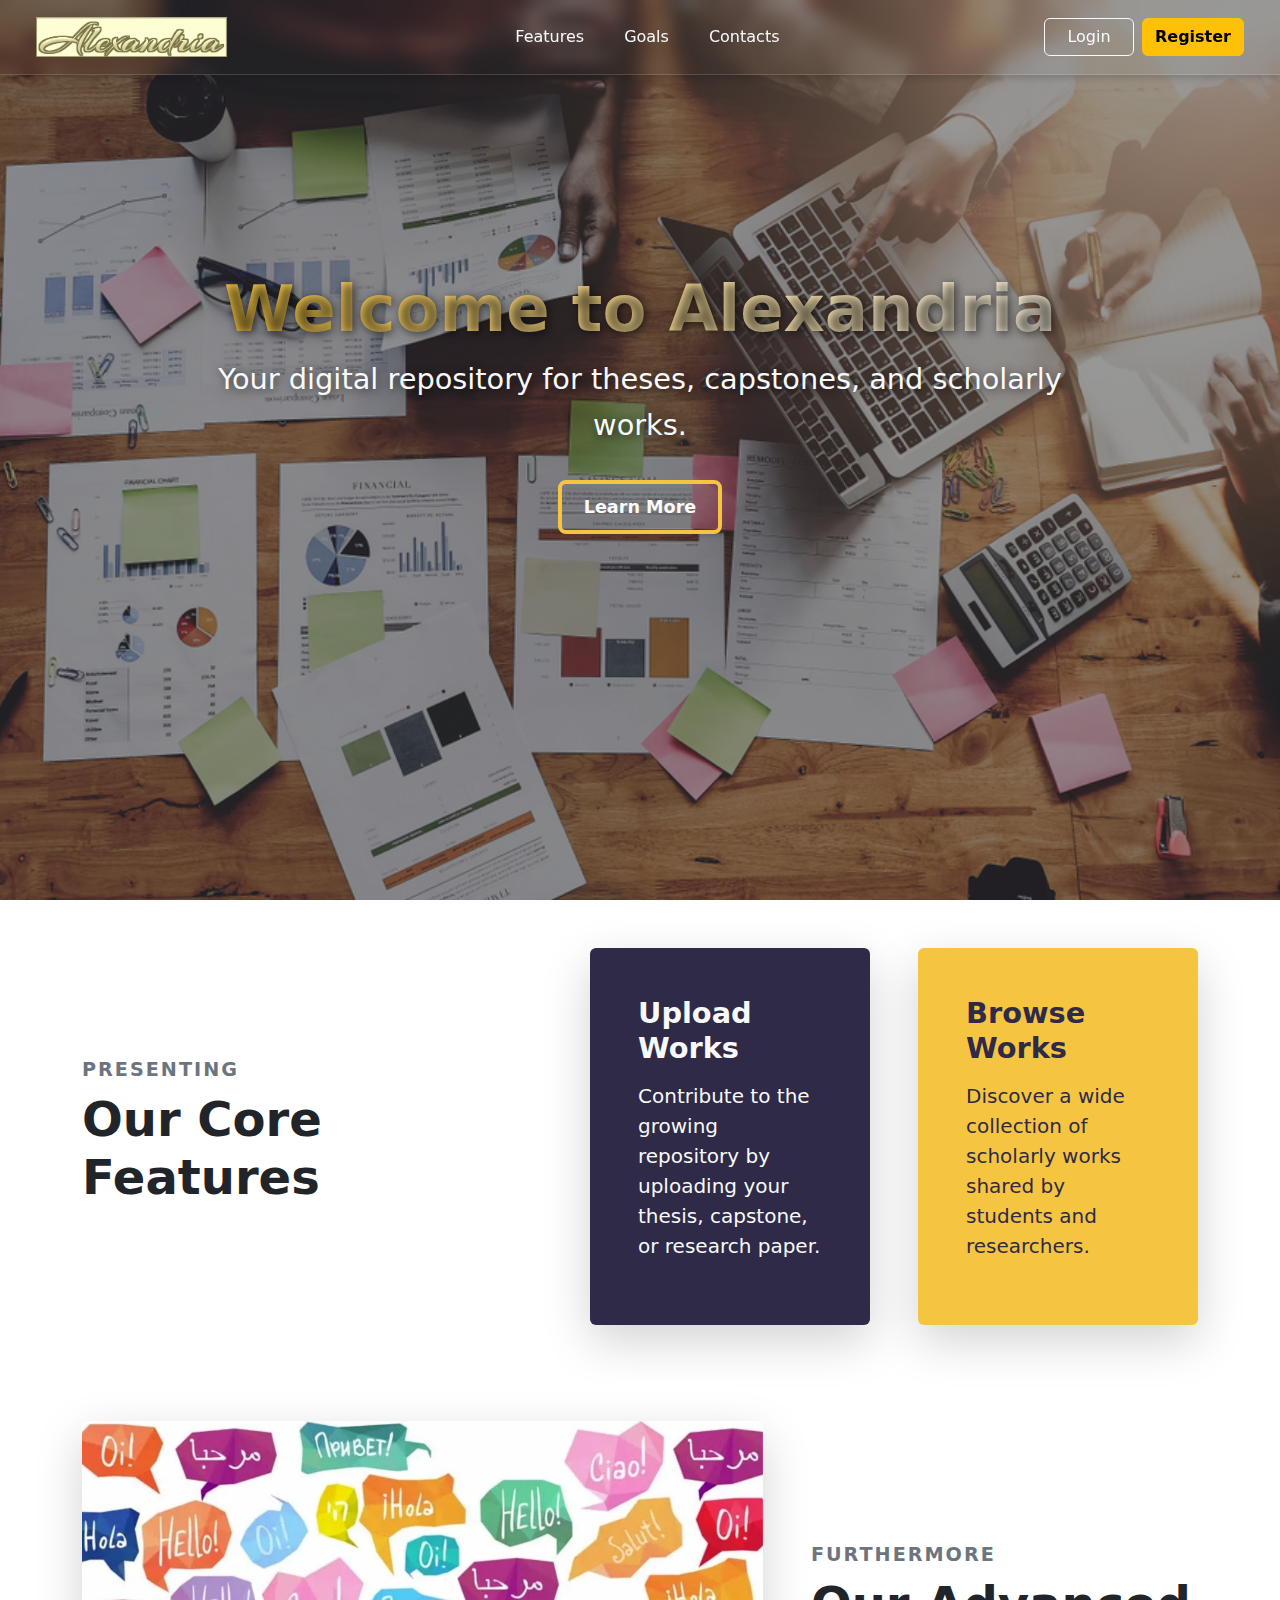
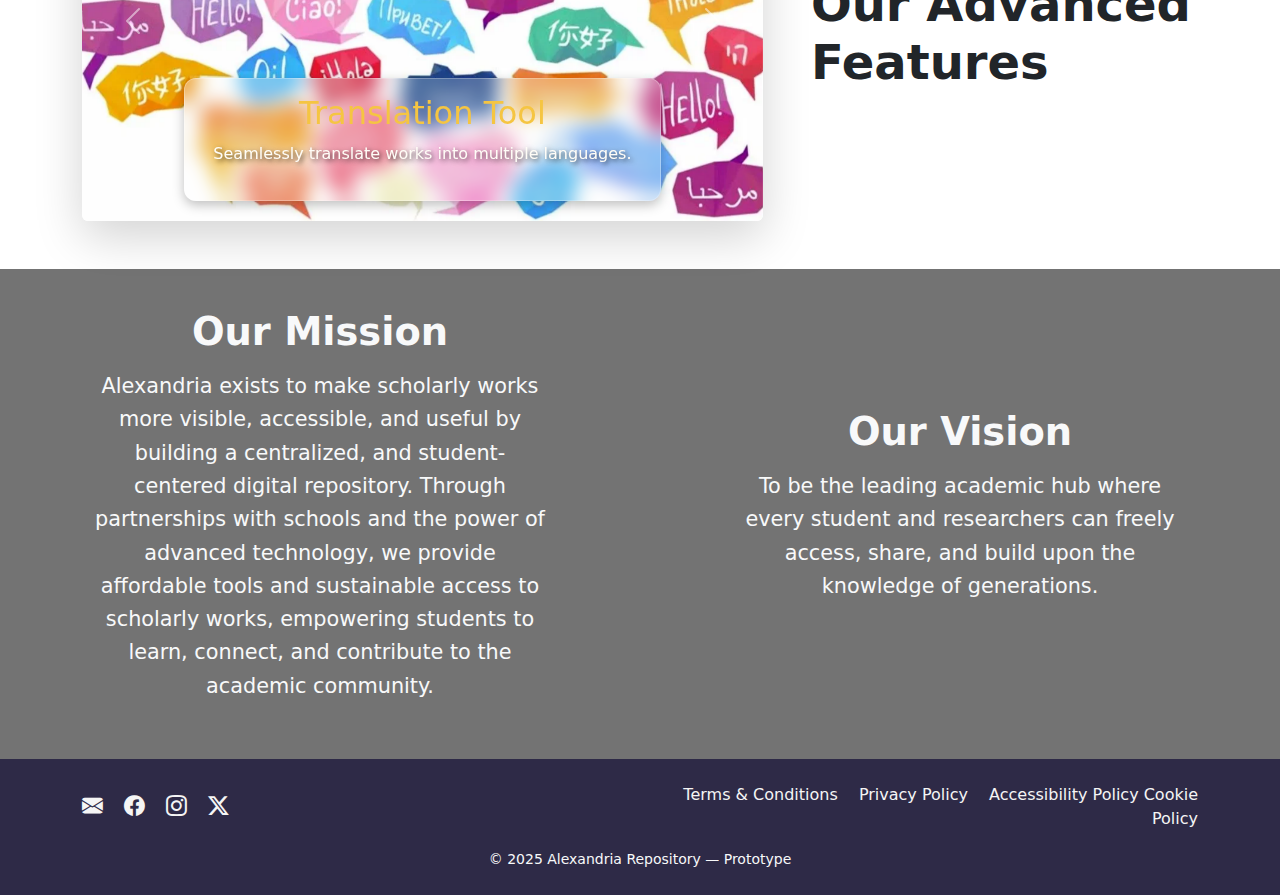
<file: index.html>
<!DOCTYPE html>
<html lang="en">
<head>
  <meta charset="UTF-8">
  <meta name="viewport" content="width=device-width, initial-scale=1.0">
  <title>Alexandria | Welcome</title>
  <link href="https://cdn.jsdelivr.net/npm/bootstrap@5.3.2/dist/css/bootstrap.min.css" rel="stylesheet">
  <link href="https://cdn.jsdelivr.net/npm/bootstrap-icons@1.11.3/font/bootstrap-icons.css" rel="stylesheet">
  <link rel="stylesheet" href="index.css">
</head>
<body>

  <!-- ===== Hero Header with Navbar ===== -->
  <header class="hero-header d-flex flex-column">
    <!-- Navbar -->
  <nav class="navbar navbar-expand-lg navbar-dark bg-transparent px-4">
  <div class="container-fluid">
    <!-- Left: Logo -->
    <a class="navbar-brand fw-bold text-light" href="#">
      <img src="Alexandria_Logo2.png" alt="Logo" class="logo me-2">
    </a>

    <!-- Mobile Toggle -->
    <button class="navbar-toggler" type="button" data-bs-toggle="collapse" data-bs-target="#navbarNav">
      <span class="navbar-toggler-icon"></span>
    </button>

    <!-- Center + Right: Links & Buttons -->
    <div class="collapse navbar-collapse justify-content-between" id="navbarNav">
      <!-- Center Nav Links -->
      <ul class="navbar-nav mx-auto">
        <li class="nav-item">
          <a class="nav-link text-light" href="#features">Features</a>
        </li>
        <li class="nav-item">
          <a class="nav-link text-light" href="#goals">Goals</a>
        </li>
        <li class="nav-item">
          <a class="nav-link text-light" href="#contacts">Contacts</a>
        </li>
      </ul>

      <!-- Right Buttons -->
      <div class="d-flex">
        <button class="btn btn-outline-light me-2" onclick="openModal('loginModal')">Login</button>
        <button class="btn btn-warning fw-bold" onclick="openModal('registerModal')">Register</button>
      </div>
    </div>
  </div>
</nav>

    <!-- Hero Content -->
    <div class="hero-content text-center text-light d-flex flex-column justify-content-center align-items-center flex-grow-1">
      <h1 class="display-3 fw-bold">Welcome to Alexandria</h1>
      <p class="lead">Your digital repository for theses, capstones, and scholarly works.</p>

      <!-- Learn More Button -->
      <button class="btn learnmore-btn fw-bold mt-3" 
              data-bs-toggle="collapse" 
              data-bs-target="#learnMore"
              aria-expanded="false" aria-controls="learnMore">
        Learn More
      </button>

      <!-- Collapsible Wrapper (keeps space reserved) -->
      <div class="collapse-wrapper">
        <div id="learnMore" class="collapse">
          <p class="hero-learnmore">
            Alexandria is a modern academic repository where students and researchers can upload,
            browse, and archive theses, capstones, and scholarly works. Featuring advanced tools like
            translation, plagiarism detection, highlighting, and citation generation, it aims to
            empower learners and educators in their academic journey.
          </p>
        </div>
    </div>
  </header>

  <!-- ===== Core Features Section ===== -->
<section id="features" class="core-section py-5">
  <div class="container d-flex flex-column flex-lg-row align-items-center">
    
    <!-- Left Text -->
    <div class="core-text mb-5 mb-lg-0 me-lg-5 text-lg-start text-center">
      <h4 class="fw-bold text-uppercase text-secondary">Presenting</h4>
      <h2 class="display-4 fw-bold text-dark">Our Core Features</h2>
    </div>

    <!-- Right Cards -->
    <div class="core-cards d-flex flex-column flex-md-row gap-5">
      
      <!-- Upload Card -->
      <div class="core-card upload-card p-5 rounded shadow-lg text-light">
        <h3 class="fw-bold mb-3">Upload Works</h3>
        <p class="fs-5">Contribute to the growing repository by uploading your thesis, capstone, or research paper.</p>
      </div>

      <!-- Browse Card -->
      <div class="core-card browse-card p-5 rounded shadow-lg">
        <h3 class="fw-bold mb-3">Browse Works</h3>
        <p class="fs-5">Discover a wide collection of scholarly works shared by students and researchers.</p>
      </div>

    </div>
  </div>
</section>

<!-- ===== Advanced Features Section ===== -->
<section class="advanced-section py-5">
  <div class="container d-flex flex-column flex-lg-row align-items-center gap-5">

    <!-- Left Carousel Box -->
    <div class="advanced-carousel shadow-lg rounded overflow-hidden flex-grow-1">
      <div id="advancedFeaturesCarousel" class="carousel slide" data-bs-ride="carousel" data-bs-interval="2500">
        <div class="carousel-inner">

          <!-- Translation Tool -->
          <div class="carousel-item active">
            <img src="Translate.jpg" class="d-block w-100" alt="Translation Tool">
            <div class="carousel-caption d-none d-md-block caption-box">
              <h5 class="caption-title">Translation Tool</h5>
              <p class="caption-desc">Seamlessly translate works into multiple languages.</p>
            </div>
          </div>

          <!-- Highlighting Tool -->
          <div class="carousel-item">
            <img src="Highlight.jpg" class="d-block w-100" alt="Highlighting Tool">
            <div class="carousel-caption d-none d-md-block caption-box">
              <h5 class="caption-title">Highlighting & Notes</h5>
              <p class="caption-desc">Mark important sections and keep your notes organized.</p>
            </div>
          </div>

          <!-- Citation Generator -->
          <div class="carousel-item">
            <img src="Citation.jpg" class="d-block w-100" alt="Citation Generator">
            <div class="carousel-caption d-none d-md-block caption-box">
              <h5 class="caption-title">Citation Generator</h5>
              <p class="caption-desc">Automatically generate citations in multiple formats.</p>
            </div>
          </div>

          <!-- Task Tracker -->
          <div class="carousel-item">
            <img src="Task Tracker.jpg" class="d-block w-100" alt="Task Tracker">
            <div class="carousel-caption d-none d-md-block caption-box">
              <h5 class="caption-title">Task Tracker</h5>
              <p class="caption-desc">Stay productive with a built-in task management tool.</p>
            </div>
          </div>

          <!-- Plagiarism Checker -->
          <div class="carousel-item">
            <img src="Plaigarism.jpg" class="d-block w-100" alt="Plagiarism Checker">
            <div class="carousel-caption d-none d-md-block caption-box">
              <h5 class="caption-title">Plagiarism Checker</h5>
              <p class="caption-desc">Ensure originality with powerful plagiarism detection.</p>
            </div>
          </div>

          <!-- Grammar & Spelling Checker -->
          <div class="carousel-item">
            <img src="Grammar.jpg" class="d-block w-100" alt="Grammar Checker">
            <div class="carousel-caption d-none d-md-block caption-box">
              <h5 class="caption-title">Grammar & Spelling Checker</h5>
              <p class="caption-desc">Write better with instant grammar and spelling corrections.</p>
            </div>
          </div>

        </div>

        <!-- Controls -->
        <button class="carousel-control-prev" type="button" data-bs-target="#advancedFeaturesCarousel" data-bs-slide="prev">
          <span class="carousel-control-prev-icon"></span>
        </button>
        <button class="carousel-control-next" type="button" data-bs-target="#advancedFeaturesCarousel" data-bs-slide="next">
          <span class="carousel-control-next-icon"></span>
        </button>
      </div>
    </div>

    <!-- Right Text -->
    <div class="advanced-text text-lg-start text-center">
      <h4 class="fw-bold text-uppercase text-secondary">Furthermore</h4>
      <h2 class="display-4 fw-bold text-dark">Our Advanced Features</h2>
    </div>
  </div>
</section>

<!-- ===== Mission & Vision Section ===== -->
<section id="goals" class="mission-vision-section">
  <!-- Mission -->
  <div class="mission d-flex align-items-center justify-content-center text-center text-light">
    <div class="overlay-text">
      <h2 class="fw-bold">Our Mission</h2>
      <p>
        Alexandria exists to make scholarly works more visible, accessible, and useful 
        by building a centralized, and student-centered digital repository. 
        Through partnerships with schools and the power of advanced technology, 
        we provide affordable tools and sustainable access to scholarly works, 
        empowering students to learn, connect, and contribute to the academic community.
      </p>
    </div>
  </div>

  <!-- Vision -->
  <div class="vision d-flex align-items-center justify-content-center text-center text-light">
    <div class="overlay-text">
      <h2 class="fw-bold">Our Vision</h2>
      <p>
        To be the leading academic hub where every student and researchers 
        can freely access, share, and build upon the knowledge of generations.
      </p>
    </div>
  </div>
</section>

<!-- ===== Footer ===== -->
<footer id="contacts" class="footer py-4 text-light">
  <div class="container">
    <div class="row align-items-center">
      
      <!-- Left: Social Media -->
      <div class="col-md-6 text-center text-md-start mb-3 mb-md-0">
        <a href="mailto:alexandria@gmail.com" class="footer-link me-3">
          <i class="bi bi-envelope-fill"></i>
        </a>
        <a href="https://facebook.com" target="_blank" class="footer-link me-3">
          <i class="bi bi-facebook"></i>
        </a>
        <a href="https://instagram.com" target="_blank" class="footer-link me-3">
          <i class="bi bi-instagram"></i>
        </a>
        <a href="https://twitter.com" target="_blank" class="footer-link">
          <i class="bi bi-twitter-x"></i>
        </a>
      </div>

      <!-- Right: Policies -->
      <div class="col-md-6 text-center text-md-end">
        <a href="#" class="footer-link me-3">Terms & Conditions</a>
        <a href="#" class="footer-link me-3">Privacy Policy</a>
        <a href="#" class="footer-link">Accessibility Policy</a>
        <a href="#" class="footer-link">Cookie Policy</a>
      </div>

    </div>

    <!-- Bottom Line -->
    <div class="text-center mt-3">
      <small>© 2025 Alexandria Repository — Prototype</small>
    </div>
  </div>
</footer>

  <!-- ===== Modals ===== -->
<!-- Register Modal -->
<div id="registerModal" class="modal">
  <div class="modal-content">
    <span class="close" onclick="closeModal('registerModal')">&times;</span>
    <h2>Create an Account</h2>
    <form id="registerForm">
      <label for="username">Username</label>
      <input type="text" id="username" required>

      <label for="email">Email</label>
      <input type="email" id="email" required>

      <label for="registerPassword">Password</label>
      <div class="password-wrapper">
        <input type="password" id="registerPassword" required>
        <button type="button" class="toggle-password" data-target="#registerPassword">
          <i class="bi bi-eye"></i>
        </button>
      </div>

      <button type="submit" class="btn btn-primary">Register</button>
    </form>
  </div>
</div>

<!-- Login Modal -->
<div id="loginModal" class="modal">
  <div class="modal-content">
    <span class="close" onclick="closeModal('loginModal')">&times;</span>
    <h2>Login</h2>
    <form id="loginForm">
      <label for="loginEmail">Email</label>
      <input type="email" id="loginEmail" required>

      <label for="loginPassword">Password</label>
      <div class="password-wrapper">
        <input type="password" id="loginPassword" required>
        <button type="button" class="toggle-password" data-target="#loginPassword">
          <i class="bi bi-eye"></i> <!-- make sure this starts as eye -->
        </button>
      </div>

      <button type="submit" class="btn btn-secondary">Login</button>
    </form>
  </div>
</div>

  <!-- ===== Scripts ===== -->
<script src="https://cdn.jsdelivr.net/npm/bootstrap@5.3.2/dist/js/bootstrap.bundle.min.js"></script>
<script src="modal.js"></script>
<script>
  document.addEventListener("DOMContentLoaded", function () {
    // Handle login form submit
    const loginForm = document.getElementById("loginForm");
    if (loginForm) {
      loginForm.addEventListener("submit", function (e) {
        e.preventDefault();
        window.location.href = "dashboard.html";
      });
    }

    // Handle register form submit
    const registerForm = document.getElementById("registerForm");
    if (registerForm) {
      registerForm.addEventListener("submit", function (e) {
        e.preventDefault();
        window.location.href = "dashboard.html";
      });
    }

    // Toggle password visibility with Bootstrap Icons
    document.querySelectorAll(".toggle-password").forEach(btn => {
      btn.addEventListener("click", function () {
        const input = document.querySelector(this.getAttribute("data-target"));
        const icon = this.querySelector("i");

        if (input.type === "password") {
          input.type = "text";
          icon.classList.replace("bi-eye", "bi-eye-slash");
        } else {
          input.type = "password";
          icon.classList.replace("bi-eye-slash", "bi-eye");
        }
      });
    });
  });

  // ===== Modal Functions =====
  // Open modal
function openModal(id) {
  const modal = document.getElementById(id);
  modal.style.display = "flex"; // ensure flex centering
}

// Close modal
function closeModal(id) {
  const modal = document.getElementById(id);
  modal.style.display = "none";

  // Reset the form inside the modal (if any)
  const form = modal.querySelector("form");
  if (form) form.reset();

  // Reset password visibility back to hidden + eye icon
  const pwInput = modal.querySelector("input[type='text'][id$='Password']");
  if (pwInput) {
    pwInput.type = "password"; // back to password
  }

  const icon = modal.querySelector(".toggle-password i");
  if (icon) {
    icon.classList.remove("bi-eye-slash");
    icon.classList.add("bi-eye"); // back to default eye
  }
}

// Close modal if clicking outside content
window.onclick = function(event) {
  document.querySelectorAll(".modal").forEach(modal => {
    if (event.target === modal) {
      modal.style.display = "none";
      const form = modal.querySelector("form");
      if (form) form.reset();

      const pwInput = modal.querySelector("input[type='text'][id$='Password']");
      if (pwInput) pwInput.type = "password";

      const icon = modal.querySelector(".toggle-password i");
      if (icon) {
        icon.classList.remove("bi-eye-slash");
        icon.classList.add("bi-eye");
      }
    }
  });
};
</script>

</body>
</html>
</file>
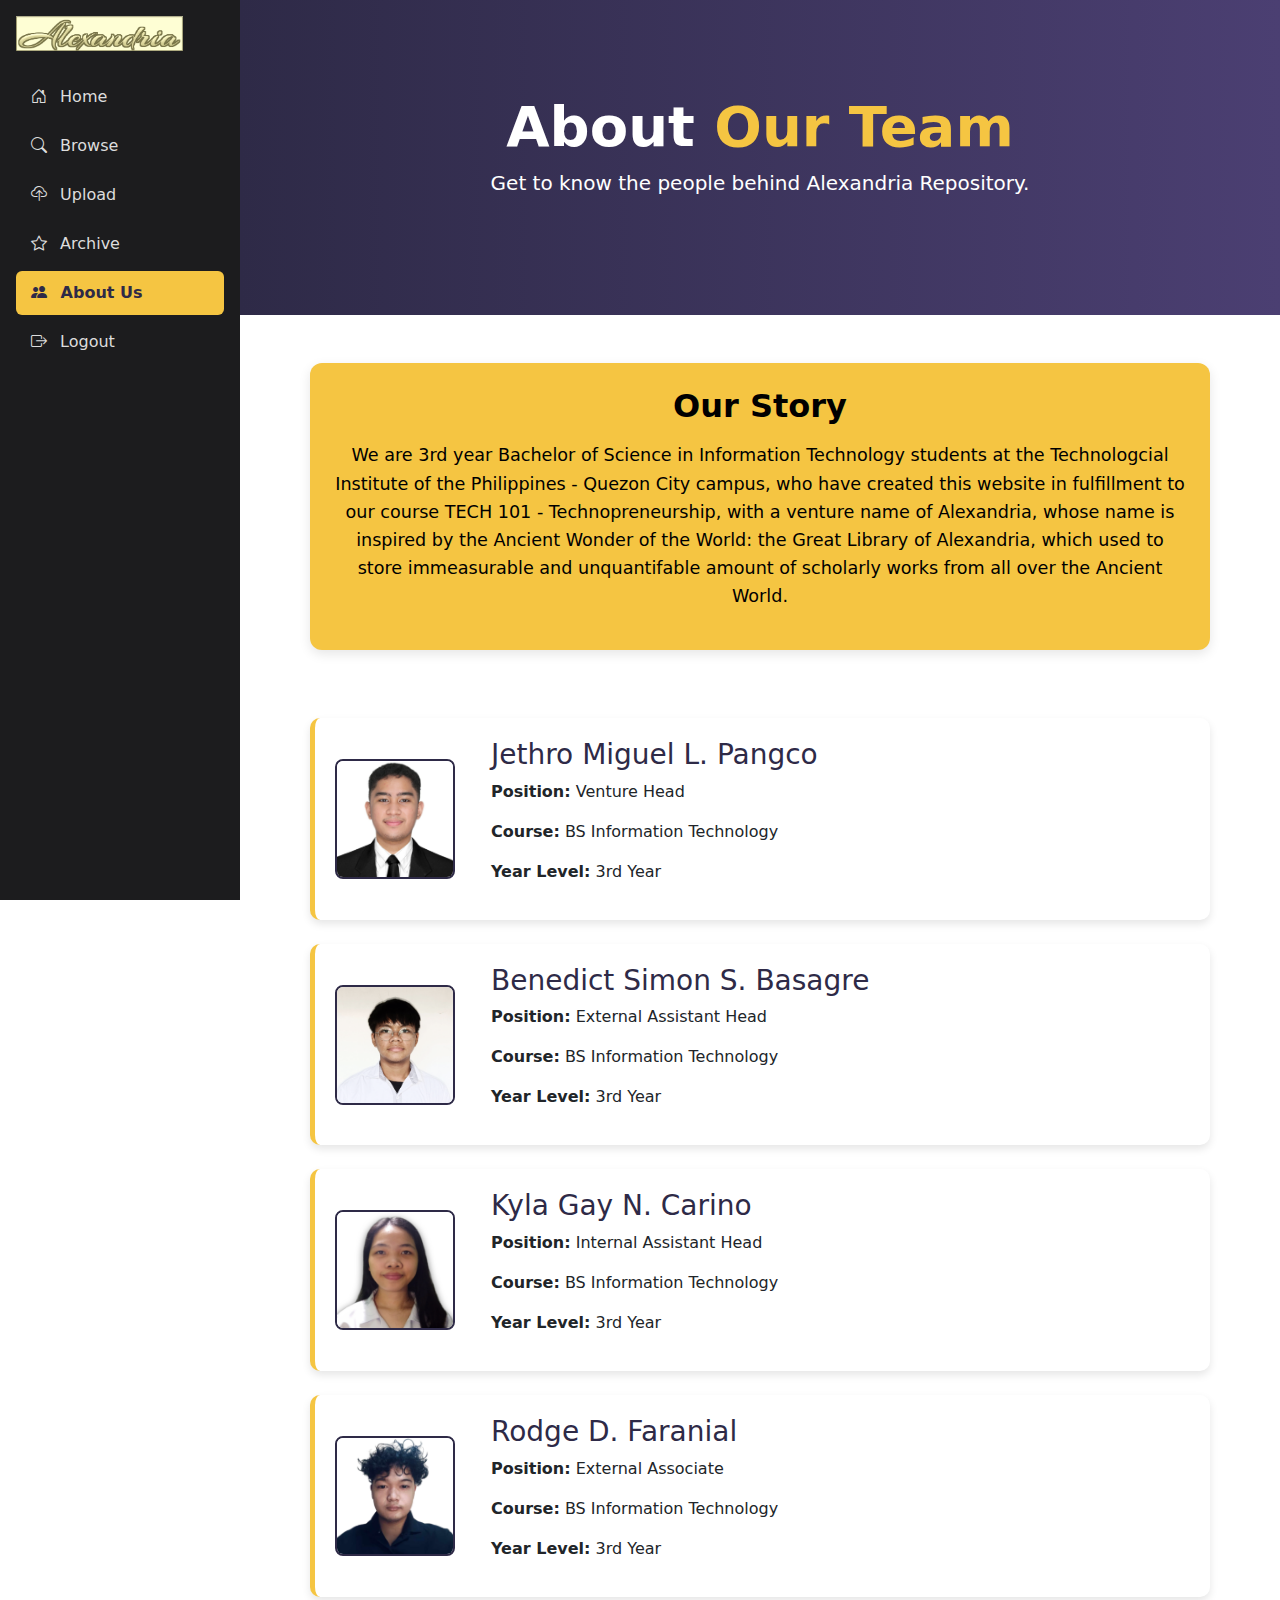
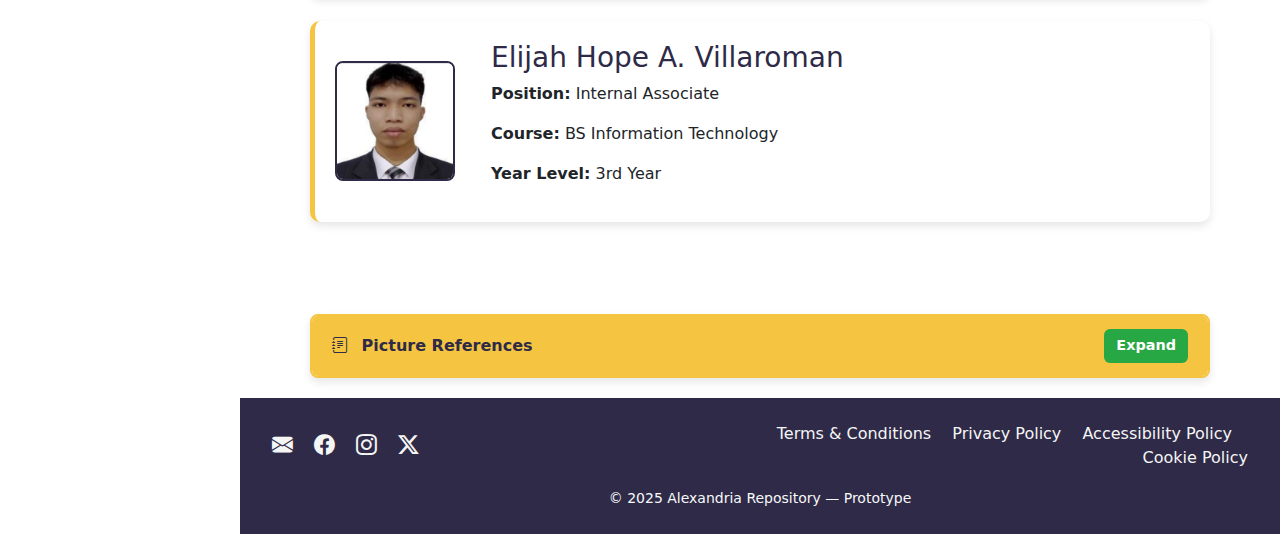
<file: about.html>
<!DOCTYPE html>
<html lang="en">
<head>
  <meta charset="UTF-8">
  <meta name="viewport" content="width=device-width, initial-scale=1.0">
  <title>Alexandria | About Us</title>

  <!-- Bootstrap 5 -->
  <link href="https://cdn.jsdelivr.net/npm/bootstrap@5.3.2/dist/css/bootstrap.min.css" rel="stylesheet">
  <link href="https://cdn.jsdelivr.net/npm/bootstrap-icons@1.11.3/font/bootstrap-icons.css" rel="stylesheet">

  <!-- Custom CSS -->
  <link rel="stylesheet" href="about.css">
  <link rel="stylesheet" href="tools.css">
</head>
<body class="d-flex">

  <!-- ===== Sidebar ===== -->
  <aside class="sidebar d-flex flex-column p-3">
    <a href="dashboard.html" class="d-flex align-items-center mb-4 text-decoration-none text-white">
      <img src="Alexandria_Logo2.png" alt="Logo" class="logo-small me-2">
    </a>

    <ul class="nav nav-pills flex-column mb-auto">
      <li class="nav-item">
        <a href="dashboard.html" class="nav-link">
          <i class="bi bi-house-door me-2"></i> Home
        </a>
      </li>
      <li>
        <a href="browse.html" class="nav-link">
          <i class="bi bi-search me-2"></i> Browse
        </a>
      </li>
      <li>
        <a href="upload.html" class="nav-link">
          <i class="bi bi-cloud-upload me-2"></i> Upload
        </a>
      </li>
      <li>
        <a href="saved.html" class="nav-link">
          <i class="bi bi-star me-2"></i> Archive
        </a>
      </li>
      <li>
        <a href="about.html" class="nav-link active">
          <i class="bi bi-people-fill me-2"></i> About Us
        </a>
      </li>
      <li>
        <a href="index.html" class="nav-link">
          <i class="bi bi-box-arrow-right me-2"></i> Logout
        </a>
      </li>
    </ul>
  </aside>

  <!-- ===== Main Content ===== -->
  <main class="flex-grow-1">

    <!-- Hero Section -->
    <header class="hero-section text-white d-flex align-items-center">
      <div class="container text-center">
        <h1 class="fw-bold display-4">About <span class="highlight">Our Team</span></h1>
        <p class="lead mb-4">Get to know the people behind Alexandria Repository.</p>
      </div>
    </header>

    <!-- Team Background -->
    <section class="our-story py-5">
    <div class="container">
        <div class="story-box p-4">
        <h2 class="text-center fw-bold mb-3">Our Story</h2>
        <p class="lead text-center">
            We are 3rd year Bachelor of Science in Information Technology students at the
            Technologcial Institute of the Philippines - Quezon City campus, who have created
            this website in fulfillment to our course TECH 101 - Technopreneurship, with a
            venture name of Alexandria, whose name is inspired by the Ancient Wonder of the World:
            the Great Library of Alexandria, which used to store immeasurable and unquantifable 
            amount of scholarly works from all over the Ancient World.
        </p>
        </div>
    </div>
    </section>

    <!-- Team Members -->
    <section class="team-members container mb-5">
      <!-- Member 1 -->
      <div class="retrieve-container d-flex align-items-center mb-4">
        <img src="Pangco.png" alt="Member 1" class="member-photo me-3">
        <div>
          <h3>Jethro Miguel L. Pangco</h3>
          <p><strong>Position:</strong> Venture Head</p>
          <p><strong>Course:</strong> BS Information Technology</p>
          <p><strong>Year Level:</strong> 3rd Year</p>
        </div>
      </div>

      <div class="retrieve-container d-flex align-items-center mb-4">
        <img src="Basagre.png" alt="Member 2" class="member-photo me-3">
        <div>
          <h3>Benedict Simon S. Basagre</h3>
          <p><strong>Position:</strong> External Assistant Head</p>
          <p><strong>Course:</strong> BS Information Technology</p>
          <p><strong>Year Level:</strong> 3rd Year</p>
        </div>
      </div>

      <div class="retrieve-container d-flex align-items-center mb-4">
        <img src="Carino.png" alt="Member 2" class="member-photo me-3">
        <div>
          <h3>Kyla Gay N. Carino</h3>
          <p><strong>Position:</strong> Internal Assistant Head </p>
          <p><strong>Course:</strong> BS Information Technology</p>
          <p><strong>Year Level:</strong> 3rd Year</p>
        </div>
      </div>

      <div class="retrieve-container d-flex align-items-center mb-4">
        <img src="Faranial.png" alt="Member 2" class="member-photo me-3">
        <div>
          <h3>Rodge D. Faranial</h3>
          <p><strong>Position:</strong> External Associate </p>
          <p><strong>Course:</strong> BS Information Technology</p>
          <p><strong>Year Level:</strong> 3rd Year</p>
        </div>
      </div>

      <div class="retrieve-container d-flex align-items-center mb-4">
        <img src="Villaroman.png" alt="Member 2" class="member-photo me-3">
        <div>
          <h3>Elijah Hope A. Villaroman</h3>
          <p><strong>Position:</strong> Internal Associate </p>
          <p><strong>Course:</strong> BS Information Technology</p>
          <p><strong>Year Level:</strong> 3rd Year</p>
        </div>
      </div>
    </section>

<!-- References Collapsible Section -->
<section class="tool">
  <div class="tool-header" onclick="toggleTool('references', this.querySelector('.expand-buttons'))">
    <span><i class="bi bi-journal-text me-2"></i> Picture References</span>
    <button 
      class="expand-buttons" 
      aria-expanded="false" 
      onclick="event.stopPropagation(); toggleTool('references', this)">
      Expand
    </button>
  </div>
  <div id="references" class="tool-section">
    <ul class="text-start">
      <li>https://etonx.com/ten-tips-to-help-students-develop-better-research-skills/</li>
      <li>https://www.google.com/url?sa=i&url=https%3A%2F%2Fwww.istockphoto.com%2Fphotos%2Fstudent-highlighter&psig=AOvVaw3mUQ9xEkrJz94cL82vn6Ik&ust=1758954699746000&source=images&cd=vfe&opi=89978449&ved=0CBUQjRxqFwoTCPjX_4Pn9Y8DFQAAAAAdAAAAABAE</li>
      <li>https://www.google.com/url?sa=i&url=https%3A%2F%2Fgrlucas.net%2Fgrl%2FA_Call_for_a_Digital_Citation_Style&psig=AOvVaw2hHcQuUphPLO941BxWuWzP&ust=1758955505488000&source=images&cd=vfe&opi=89978449&ved=0CBUQjRxqFwoTCPjo84rq9Y8DFQAAAAAdAAAAABAK
</li>
      <li>https://www.google.com/url?sa=i&url=https%3A%2F%2Fwww.pexels.com%2Fphoto%2Fa-person-writing-on-a-desk-calendar-5408684%2F&psig=AOvVaw2K2GDqnZlGGGHsDw6Kh0RO&ust=1758955325348000&source=images&cd=vfe&opi=89978449&ved=0CBUQjRxqFwoTCNCj5q3p9Y8DFQAAAAAdAAAAABAK
</li>
      <li>https://www.google.com/url?sa=i&url=https%3A%2F%2Fwww.aje.com%2Farc%2Fself-plagiarism-how-to-define-it-and-why-to-avoid-it&psig=AOvVaw1aEaT2UxXlgyTc_mmdPEhU&ust=1758955396509000&source=images&cd=vfe&opi=89978449&ved=0CBUQjRxqFwoTCJD09NDp9Y8DFQAAAAAdAAAAABAE
</li>
      <li>https://www.google.com/url?sa=i&url=https%3A%2F%2Fwww.istockphoto.com%2Fes%2Ffotos%2Fenglish-grammar&psig=AOvVaw0_u4OylqouhFJEyJOWBbij&ust=1758955457641000&source=images&cd=vfe&opi=89978449&ved=0CBUQjRxqFwoTCNj42PLp9Y8DFQAAAAAdAAAAABAK
</li>
      <li>https://www.google.com/url?sa=i&url=https%3A%2F%2Fwww.timeshighereducation.com%2Fcampus%2Fcollections%2Fresearch-excellence-what-it-and-how-can-universities-achieve-it&psig=AOvVaw1lwd0JlBcBQghDGLUXzZRX&ust=1758962753037000&source=images&cd=vfe&opi=89978449&ved=0CBUQjRxqFwoTCPiW1ISF9o8DFQAAAAAdAAAAABAE
</li>
      <li>https://www.google.com/url?sa=i&url=https%3A%2F%2Fwww.thisiscolossal.com%2F2023%2F05%2Ftemples-of-books%2F&psig=AOvVaw1QycS-TL12lwIwBS5YAyj9&ust=1758962690354000&source=images&cd=vfe&opi=89978449&ved=0CBUQjRxqFwoTCOi-2f-K9o8DFQAAAAAdAAAAABAE
</li>
      <li>https://www.google.com/url?sa=i&url=https%3A%2F%2Fwww.freepik.com%2Fpremium-photo%2Fschoolgirls-looking-books-school-library-students-choosing-set-books-elementary-education_122960095.htm&psig=AOvVaw0yuhaBGw6y4lohL-AaurCo&ust=1758986083218000&source=images&cd=vfe&opi=89978449&ved=0CBUQjRxqFwoTCOiA6Prb9o8DFQAAAAAdAAAAABAL
</li>
      <li>https://www.google.com/url?sa=i&url=https%3A%2F%2Fwww.ldatschool.ca%2Fexpressive-writing%2F&psig=AOvVaw25f4gyr6Z_UVcVK5UwTLLM&ust=1758986155514000&source=images&cd=vfe&opi=89978449&ved=0CBUQjRxqFwoTCJi1kp3c9o8DFQAAAAAdAAAAABAE
</li>
      <li>https://www.google.com/url?sa=i&url=https%3A%2F%2Fwww.fastweb.com%2Fstudent-life%2Farticles%2Fhigh-school-locker-must-haves&psig=AOvVaw0Ee40S1UX395BSU7YYjfsw&ust=1758986351467000&source=images&cd=vfe&opi=89978449&ved=0CBUQjRxqFwoTCOiv__jc9o8DFQAAAAAdAAAAABAS
</li>
    </ul>
  </div>
</section>

    <!-- Footer -->
    <footer class="footer py-4 text-light">
      <div class="container">
        <div class="row align-items-center">
          <div class="col-md-6 text-center text-md-start mb-3 mb-md-0">
            <a href="mailto:alexandria@gmail.com" class="footer-link me-3"><i class="bi bi-envelope-fill"></i></a>
            <a href="https://facebook.com" target="_blank" class="footer-link me-3"><i class="bi bi-facebook"></i></a>
            <a href="https://instagram.com" target="_blank" class="footer-link me-3"><i class="bi bi-instagram"></i></a>
            <a href="https://twitter.com" target="_blank" class="footer-link"><i class="bi bi-twitter-x"></i></a>
          </div>
          <div class="col-md-6 text-center text-md-end">
            <a href="#" class="footer-link me-3">Terms & Conditions</a>
            <a href="#" class="footer-link me-3">Privacy Policy</a>
            <a href="#" class="footer-link me-3">Accessibility Policy</a>
            <a href="#" class="footer-link">Cookie Policy</a>
          </div>
        </div>
        <div class="text-center mt-3">
          <small>© 2025 Alexandria Repository — Prototype</small>
        </div>
      </div>
    </footer>

  </main>

  <!-- Bootstrap JS -->
  <script src="https://cdn.jsdelivr.net/npm/bootstrap@5.3.2/dist/js/bootstrap.bundle.min.js"></script>
  <script src="about.js"></script>
</body>
</html>
</file>
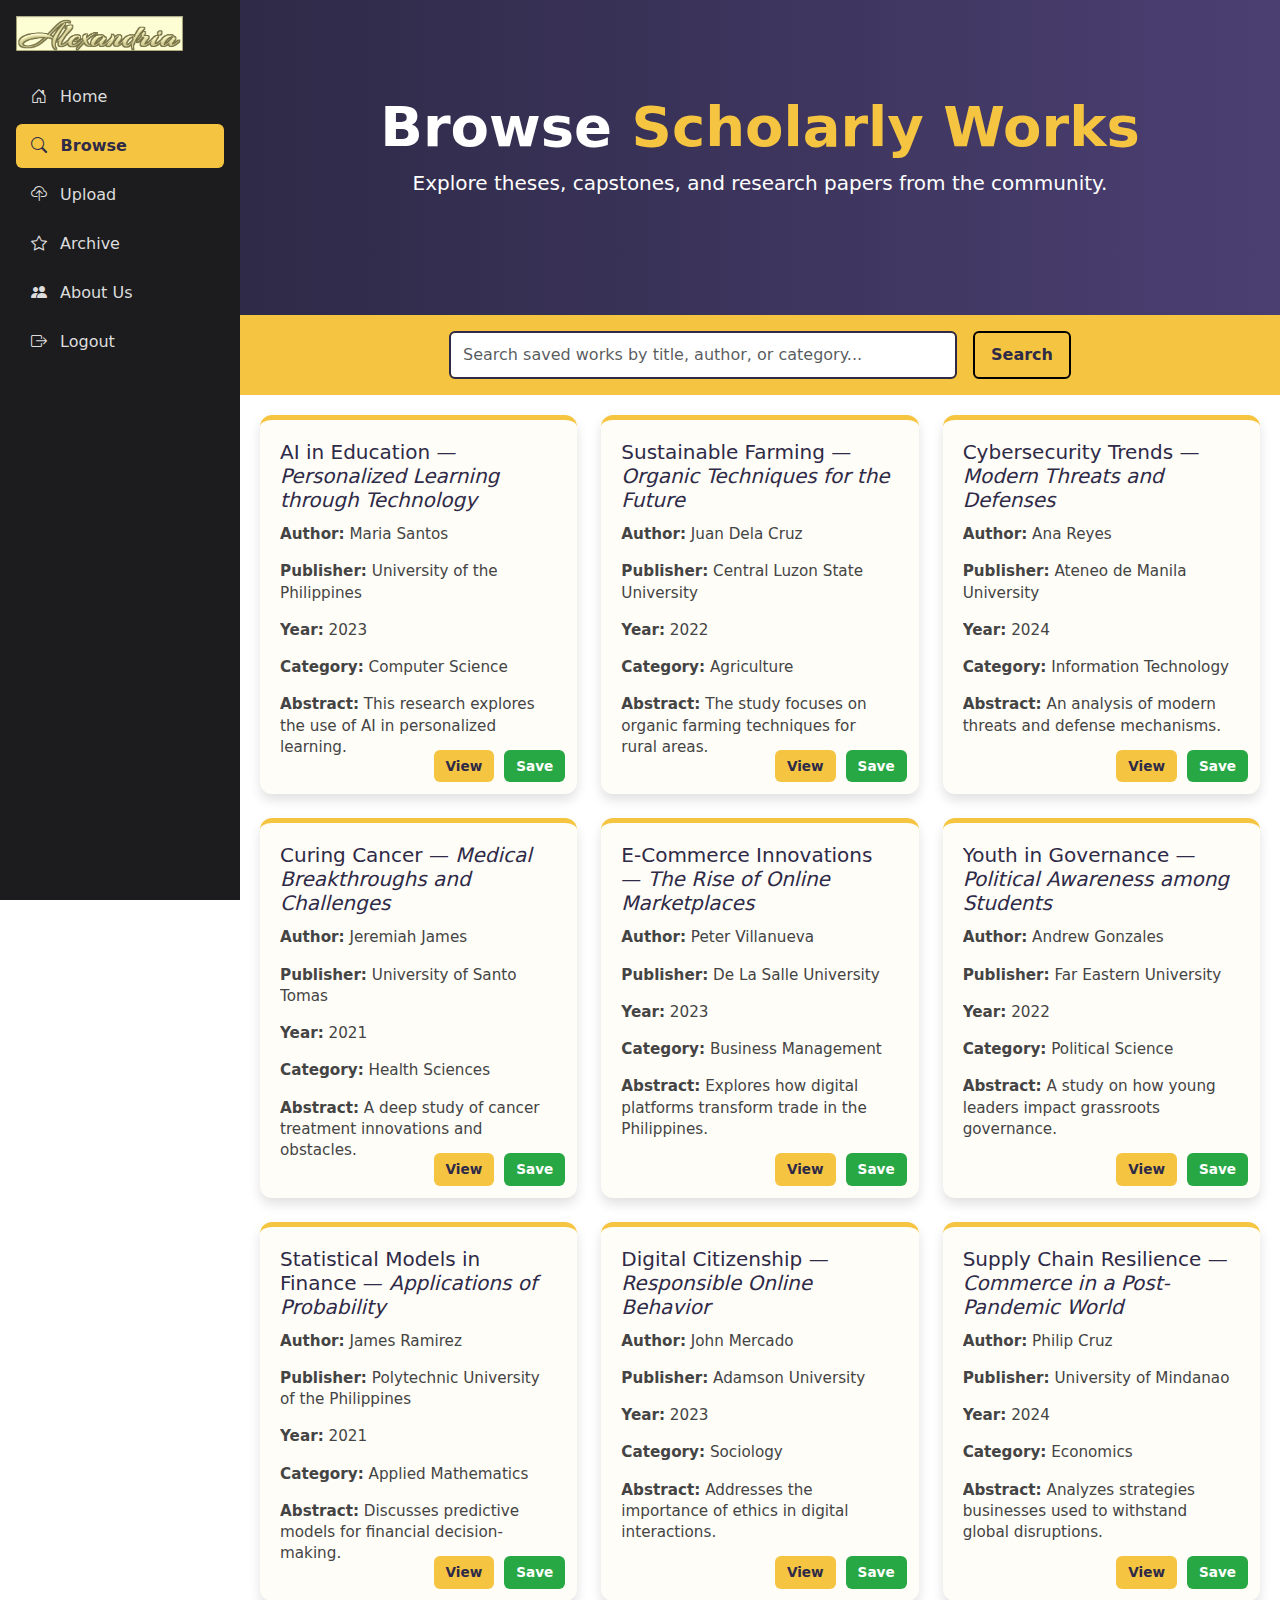
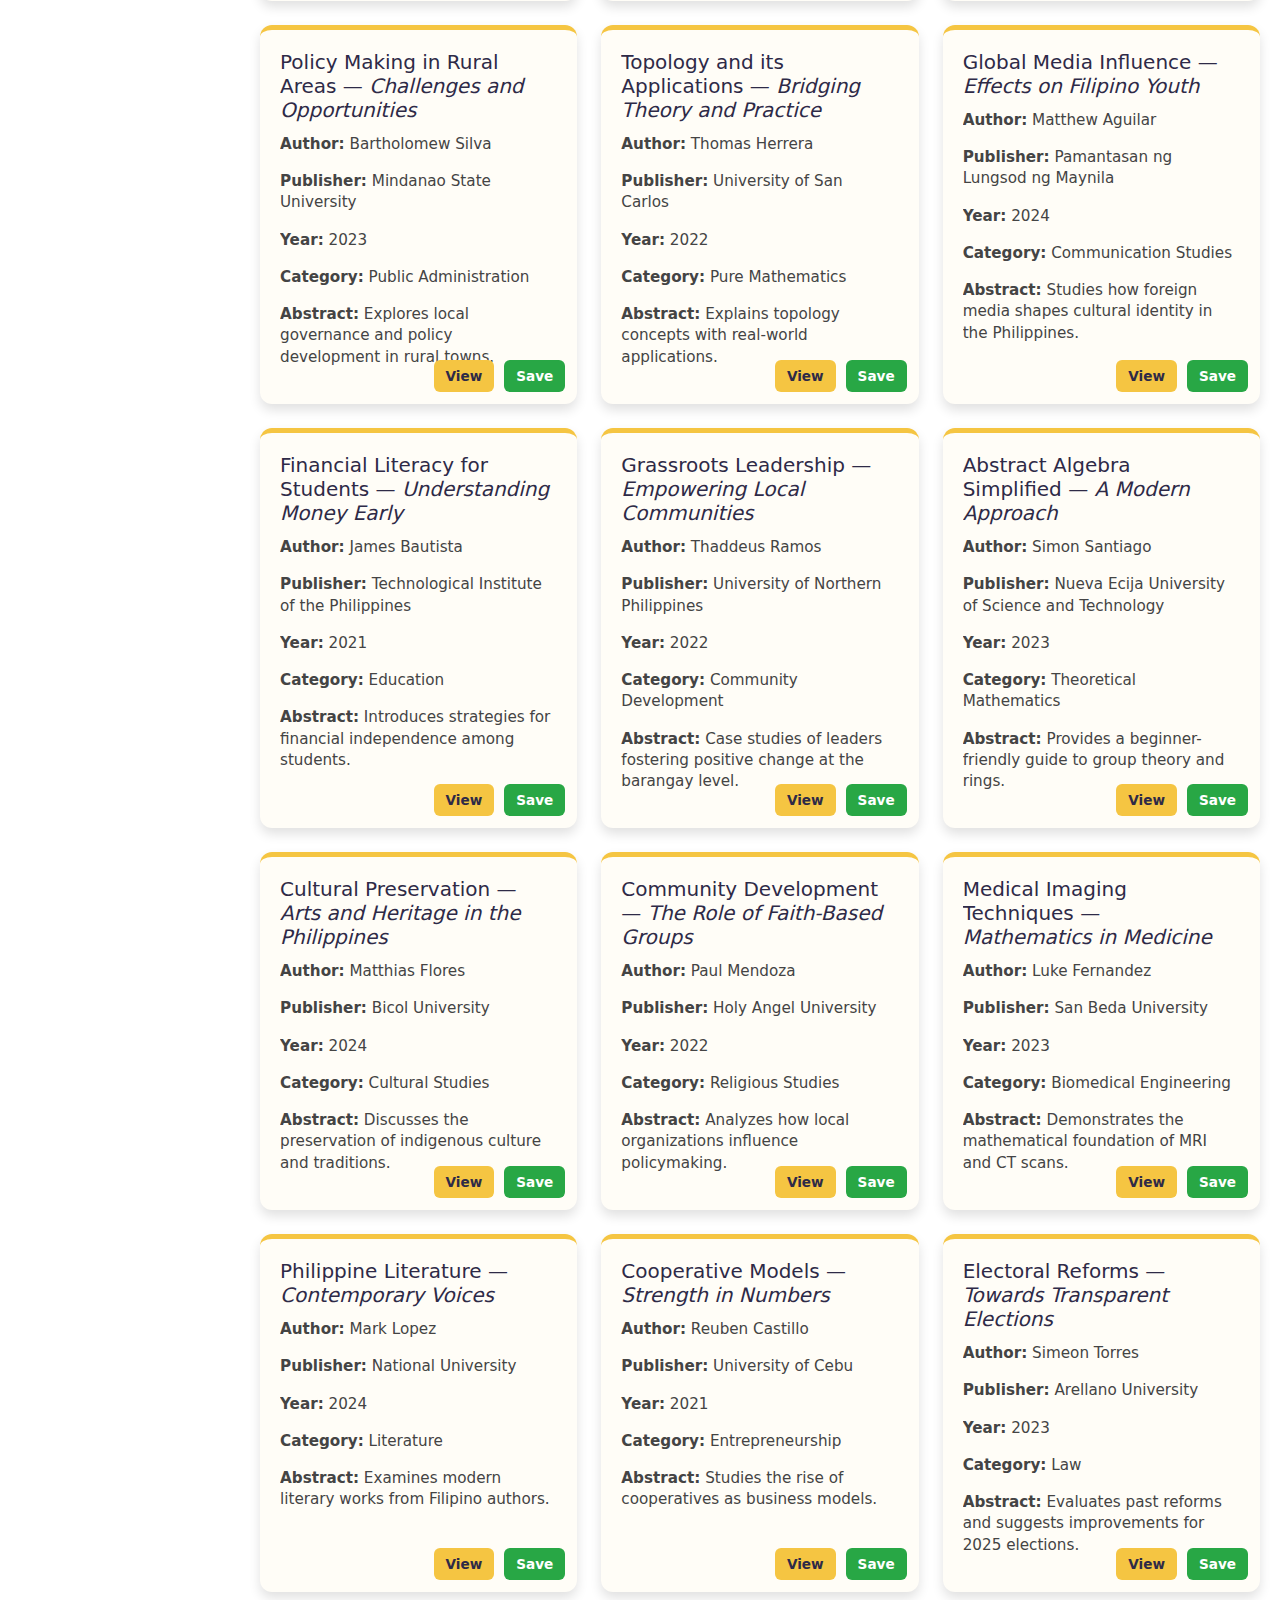
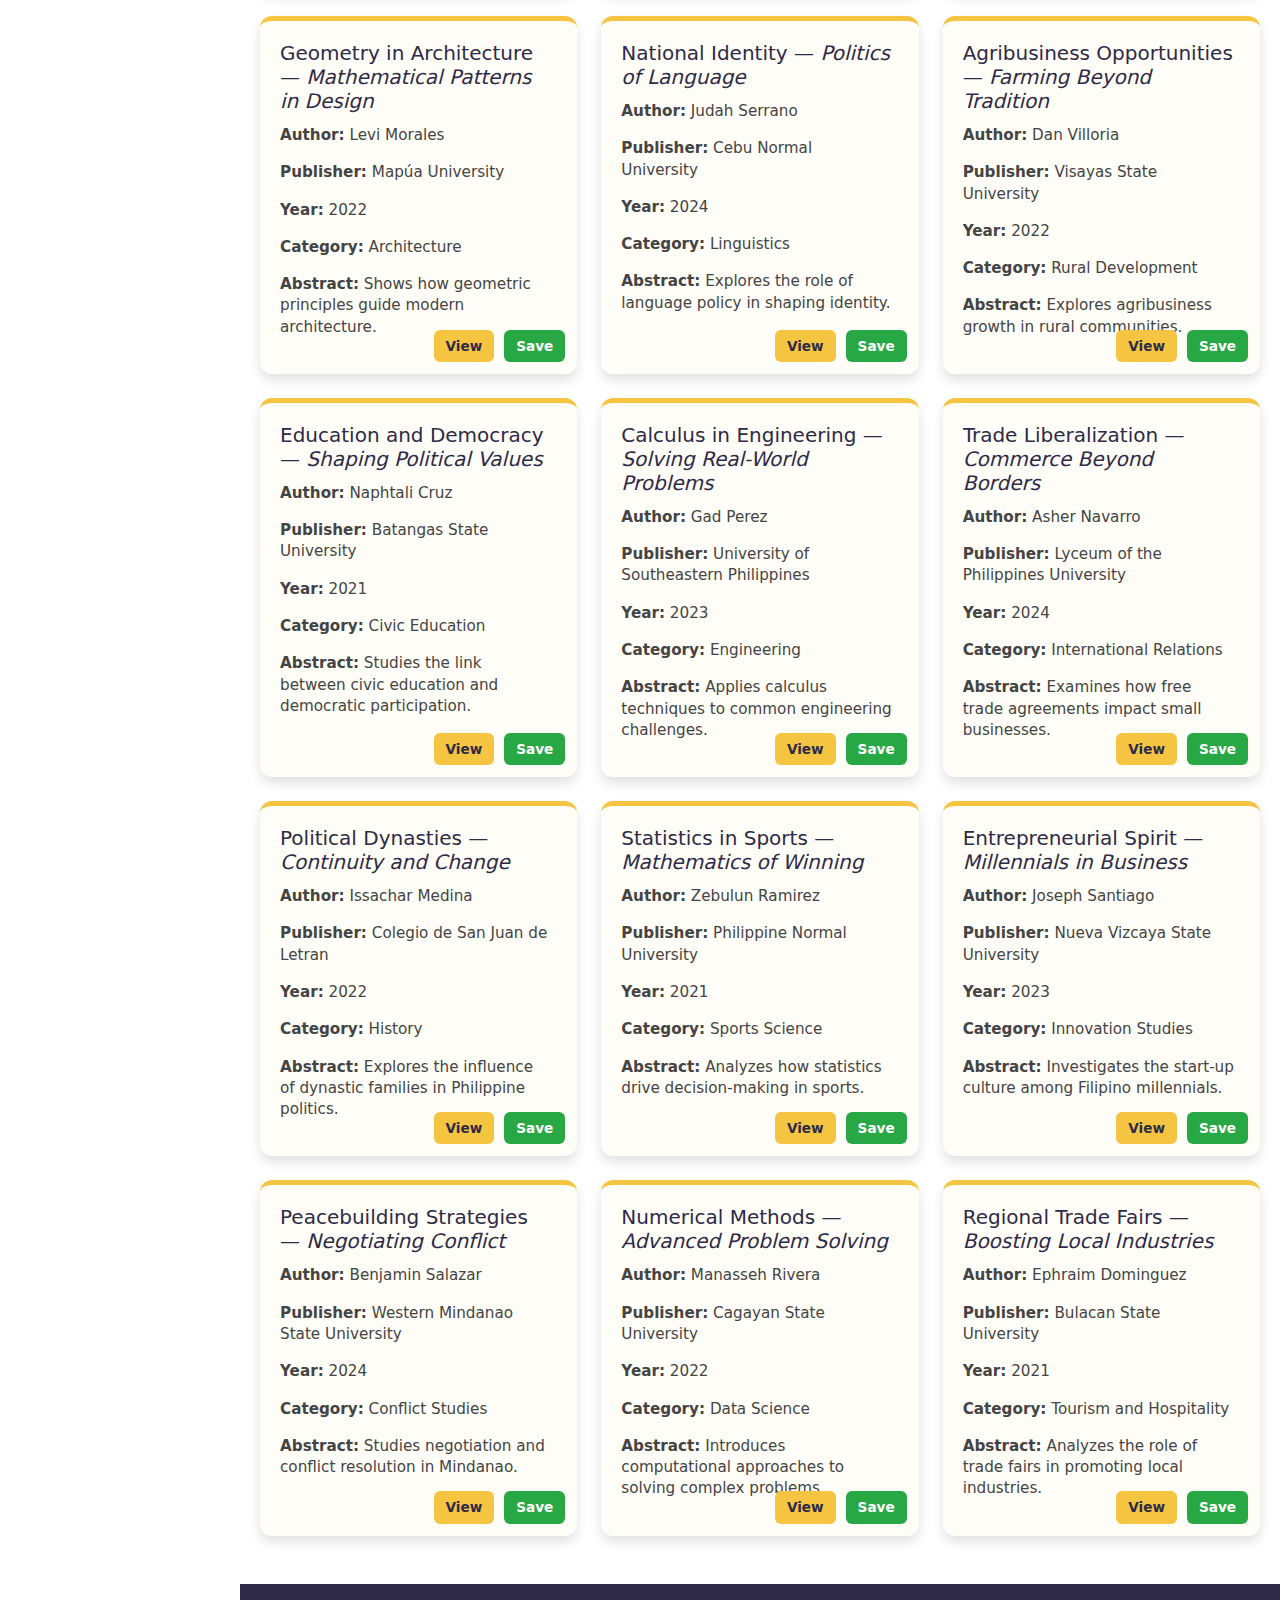
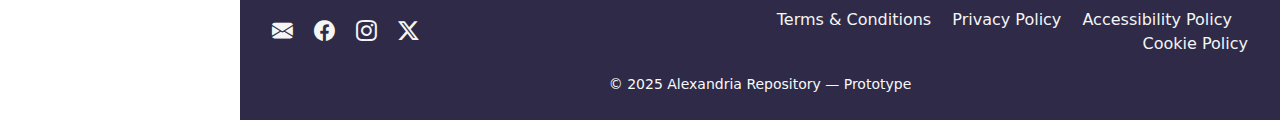
<file: browse.html>
<!DOCTYPE html>
<html lang="en">
<head>
  <meta charset="UTF-8">
  <meta name="viewport" content="width=device-width, initial-scale=1.0">
  <title>Alexandria | Browse Works</title>

  <!-- Bootstrap 5 -->
  <link href="https://cdn.jsdelivr.net/npm/bootstrap@5.3.2/dist/css/bootstrap.min.css" rel="stylesheet">
  <link href="https://cdn.jsdelivr.net/npm/bootstrap-icons@1.11.3/font/bootstrap-icons.css" rel="stylesheet">

  <!-- Custom CSS -->
  <link rel="stylesheet" href="browse.css">
  <link rel="stylesheet" href="cards.css">
</head>
<body class="d-flex">

  <!-- ===== Sidebar ===== -->
  <aside class="sidebar d-flex flex-column p-3">
    <a href="dashboard.html" class="d-flex align-items-center mb-4 text-decoration-none text-white">
      <img src="Alexandria_Logo2.png" alt="Logo" class="logo-small me-2">
    </a>

    <ul class="nav nav-pills flex-column mb-auto">
      <li class="nav-item">
        <a href="dashboard.html" class="nav-link">
          <i class="bi bi-house-door me-2"></i> Home
        </a>
      </li>
      <li>
        <a href="browse.html" class="nav-link active">
          <i class="bi bi-search me-2"></i> Browse
        </a>
      </li>
      <li>
        <a href="upload.html" class="nav-link">
          <i class="bi bi-cloud-upload me-2"></i> Upload
        </a>
      </li>
      <li>
        <a href="saved.html" class="nav-link">
          <i class="bi bi-star me-2"></i> Archive
        </a>
      </li>
      <li>
        <a href="about.html" class="nav-link">
          <i class="bi bi-people-fill me-2"></i> About Us
        </a>
      </li>
      <li>
        <a href="index.html" class="nav-link">
          <i class="bi bi-box-arrow-right me-2"></i> Logout
        </a>
      </li>
    </ul>
  </aside>

  <!-- ===== Main Content ===== -->
  <main class="flex-grow-1">

    <!-- Hero Section -->
    <header class="hero-section text-white d-flex align-items-center">
      <div class="container text-center">
        <h1 class="fw-bold display-4">Browse <span class="highlight">Scholarly Works</span></h1>
        <p class="lead mb-4">Explore theses, capstones, and research papers from the community.</p>
      </div>
    </header>

    <!-- Search Bar -->
      <section class="search-bar-highlight py-3">
        <div class="container d-flex justify-content-center gap-2">
          <input type="text" id="savedSearchInput" class="form-control w-50" placeholder="Search saved works by title, author, or category...">
          <button id="savedSearchBtn" class="btn custom-btn">Search</button>
        </div>
      </section>

    <!-- Browse Results -->
    <section class="results-section container mb-5" id="resultsSection">
      <!-- Results will be loaded dynamically -->
    </section>

    <!-- Footer -->
    <footer class="footer py-4 text-light">
      <div class="container">
        <div class="row align-items-center">
          <div class="col-md-6 text-center text-md-start mb-3 mb-md-0">
            <a href="mailto:alexandria@gmail.com" class="footer-link me-3"><i class="bi bi-envelope-fill"></i></a>
            <a href="https://facebook.com" target="_blank" class="footer-link me-3"><i class="bi bi-facebook"></i></a>
            <a href="https://instagram.com" target="_blank" class="footer-link me-3"><i class="bi bi-instagram"></i></a>
            <a href="https://twitter.com" target="_blank" class="footer-link"><i class="bi bi-twitter-x"></i></a>
          </div>
          <div class="col-md-6 text-center text-md-end">
            <a href="#" class="footer-link me-3">Terms & Conditions</a>
            <a href="#" class="footer-link me-3">Privacy Policy</a>
            <a href="#" class="footer-link me-3">Accessibility Policy</a>
            <a href="#" class="footer-link">Cookie Policy</a>
          </div>
        </div>
        <div class="text-center mt-3">
          <small>© 2025 Alexandria Repository — Prototype</small>
        </div>
      </div>
    </footer>

  </main>

  <!-- Bootstrap JS -->
  <script src="https://cdn.jsdelivr.net/npm/bootstrap@5.3.2/dist/js/bootstrap.bundle.min.js"></script>
  <script src="browse.js"></script>
</body>
</html>
</file>
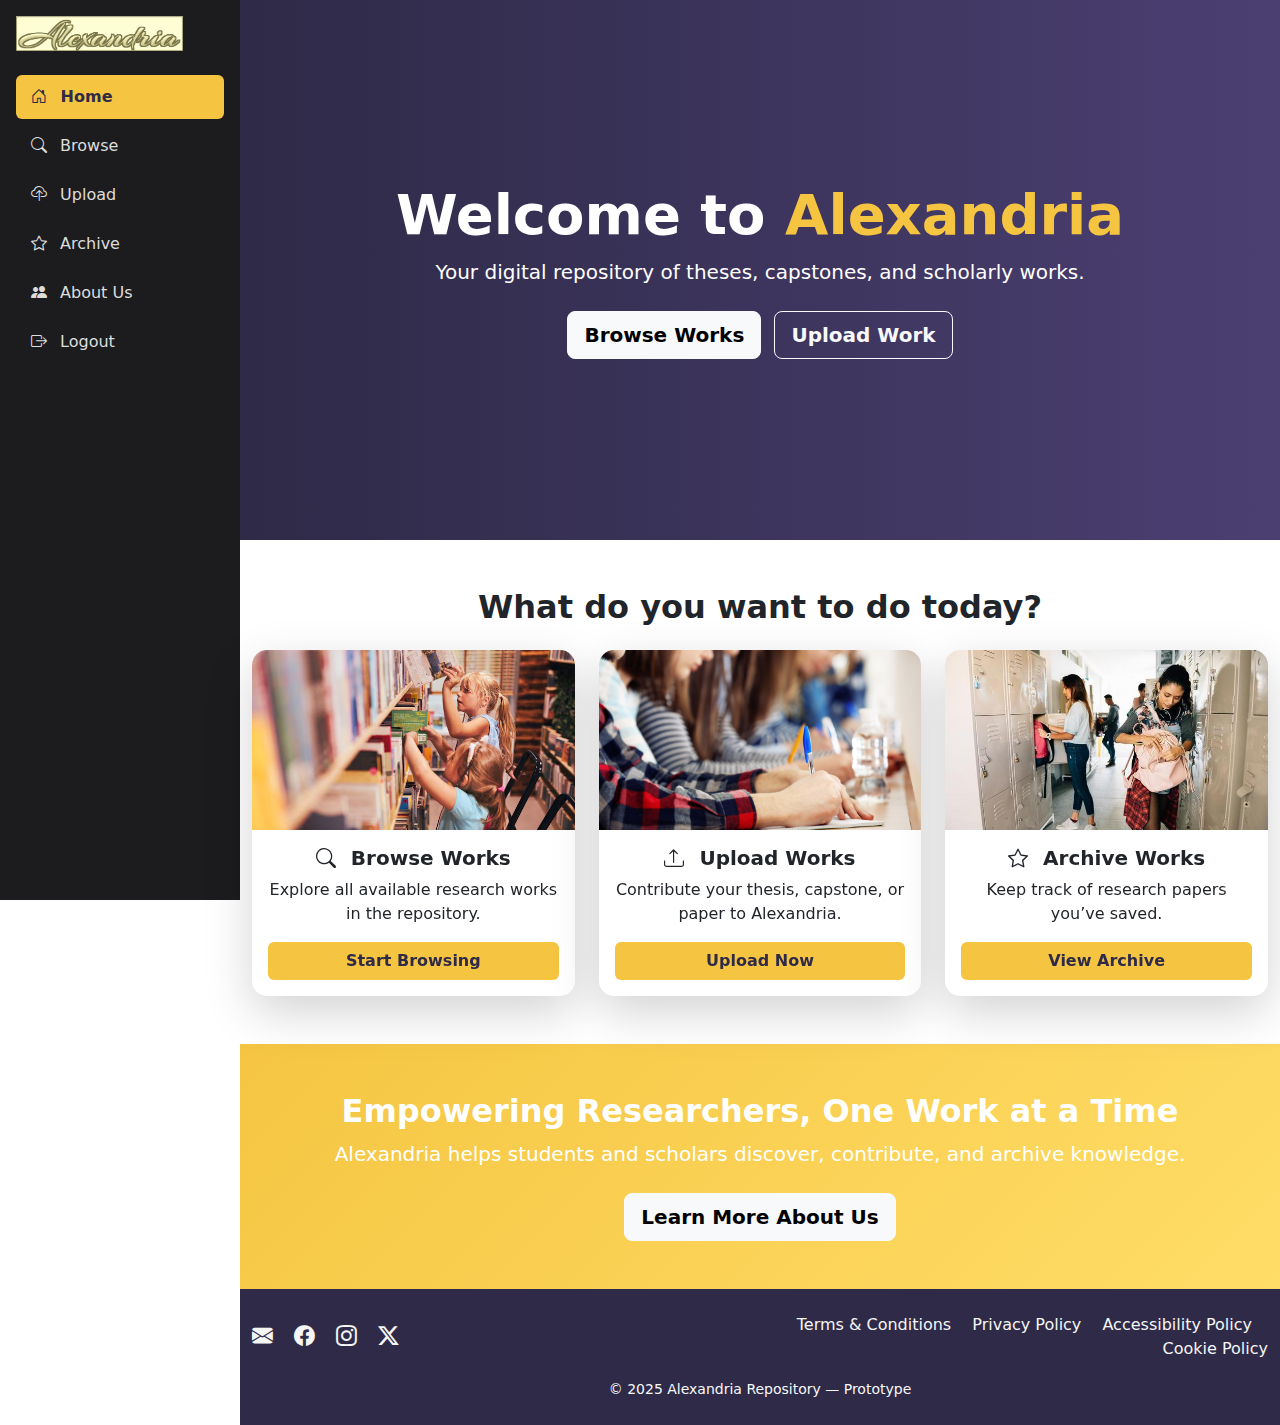
<file: dashboard.html>
<!DOCTYPE html>
<html lang="en">
<head>
  <meta charset="UTF-8">
  <meta name="viewport" content="width=device-width, initial-scale=1.0">
  <title>Alexandria | Dashboard</title>

  <!-- Bootstrap 5 -->
  <link href="https://cdn.jsdelivr.net/npm/bootstrap@5.3.2/dist/css/bootstrap.min.css" rel="stylesheet">
  <link href="https://cdn.jsdelivr.net/npm/bootstrap-icons@1.11.3/font/bootstrap-icons.css" rel="stylesheet">

  <!-- Custom CSS -->
  <link rel="stylesheet" href="dashboard.css">
</head>
<body class="d-flex">

  <!-- ===== Sidebar ===== -->
  <aside class="sidebar d-flex flex-column p-3">
    <a href="dashboard.html" class="d-flex align-items-center mb-4 text-decoration-none text-white">
      <img src="Alexandria_Logo2.png" alt="Logo" class="logo-small me-2">
      <span class="fs-5 fw-bold"></span>
    </a>

    <ul class="nav nav-pills flex-column mb-auto">
      <li class="nav-item">
        <a href="dashboard.html" class="nav-link active">
          <i class="bi bi-house-door me-2"></i> Home
        </a>
      </li>
      <li>
        <a href="browse.html" class="nav-link">
          <i class="bi bi-search me-2"></i> Browse
        </a>
      </li>
      <li>
        <a href="upload.html" class="nav-link">
          <i class="bi bi-cloud-upload me-2"></i> Upload
        </a>
      </li>
      <li>
        <a href="saved.html" class="nav-link">
          <i class="bi bi-star me-2"></i> Archive
        </a>
      </li>
      <li class="nav-item">
        <a class="nav-link" href="about.html">
          <i class="bi bi-people-fill me-2"></i> About Us
        </a>
      </li>
      <li>
        <a href="index.html" class="nav-link">
          <i class="bi bi-box-arrow-right me-2"></i> Logout
        </a>
      </li>
    </ul>
  </aside>

  <!-- ===== Main Content ===== -->
  <main class="flex-grow-1">
    <!-- Hero Section -->
    <header class="hero-section text-white d-flex align-items-center">
      <div class="container text-center">
        <h1 class="fw-bold display-4">Welcome to <span class="highlight">Alexandria</span></h1>
        <p class="lead mb-4">Your digital repository of theses, capstones, and scholarly works.</p>
        <a href="browse.html" class="btn btn-lg btn-light fw-bold me-2">Browse Works</a>
        <a href="upload.html" class="btn btn-lg btn-outline-light fw-bold">Upload Work</a>
      </div>
    </header>

    <!-- Features Section -->
    <section class="features py-5">
  <div class="container text-center">
    <h2 class="fw-bold mb-4">What do you want to do today?</h2>
    <div class="row g-4">

      <!-- Browse Works -->
      <div class="col-md-4">
        <div class="card feature-card h-100 shadow-lg">
          <img src="Browse.jpg" class="card-img-top" alt="Browse Works">
          <div class="card-body d-flex flex-column">
            <h5 class="card-title fw-bold">
              <i class="bi bi-search me-2"></i> Browse Works
            </h5>
            <p class="card-text flex-grow-1">Explore all available research works in the repository.</p>
            <a href="browse.html" class="btn custom-btn mt-auto">Start Browsing</a>
          </div>
        </div>
      </div>

      <!-- Upload Works -->
      <div class="col-md-4">
        <div class="card feature-card h-100 shadow-lg">
          <img src="Upload.jpg" class="card-img-top" alt="Upload Works">
          <div class="card-body d-flex flex-column">
            <h5 class="card-title fw-bold">
              <i class="bi bi-upload me-2"></i> Upload Works
            </h5>
            <p class="card-text flex-grow-1">Contribute your thesis, capstone, or paper to Alexandria.</p>
            <a href="upload.html" class="btn custom-btn mt-auto">Upload Now</a>
          </div>
        </div>
      </div>

      <!-- Archive Works -->
      <div class="col-md-4">
        <div class="card feature-card h-100 shadow-lg">
          <img src="Archive.jpg" class="card-img-top" alt="Archive Works">
          <div class="card-body d-flex flex-column">
            <h5 class="card-title fw-bold">
              <i class="bi bi-star me-2"></i> Archive Works
            </h5>
            <p class="card-text flex-grow-1">Keep track of research papers you’ve saved.</p>
            <a href="saved.html" class="btn custom-btn mt-auto">View Archive</a>
          </div>
        </div>
      </div>
    </div>
  </div>
</section>

    <!-- Call to Action -->
    <section class="cta-section text-center text-white py-5">
      <div class="container">
        <h2 class="fw-bold">Empowering Researchers, One Work at a Time</h2>
        <p class="lead mb-4">Alexandria helps students and scholars discover, contribute, and archive knowledge.</p>
        <a href="about.html" class="btn btn-lg btn-light fw-bold">Learn More About Us</a>
      </div>
    </section>

    <!-- Footer -->
    <footer id="contacts" class="footer py-4 text-light">
      <div class="container">
        <div class="row align-items-center">
          <div class="col-md-6 text-center text-md-start mb-3 mb-md-0">
            <a href="mailto:alexandria@gmail.com" class="footer-link me-3"><i class="bi bi-envelope-fill"></i></a>
            <a href="https://facebook.com" target="_blank" class="footer-link me-3"><i class="bi bi-facebook"></i></a>
            <a href="https://instagram.com" target="_blank" class="footer-link me-3"><i class="bi bi-instagram"></i></a>
            <a href="https://twitter.com" target="_blank" class="footer-link"><i class="bi bi-twitter-x"></i></a>
          </div>
          <div class="col-md-6 text-center text-md-end">
            <a href="#" class="footer-link me-3">Terms & Conditions</a>
            <a href="#" class="footer-link me-3">Privacy Policy</a>
            <a href="#" class="footer-link me-3">Accessibility Policy</a>
            <a href="#" class="footer-link">Cookie Policy</a>
          </div>
        </div>
        <div class="text-center mt-3">
          <small>© 2025 Alexandria Repository — Prototype</small>
        </div>
      </div>
    </footer>
  </main>

  <!-- Bootstrap JS -->
  <script src="https://cdn.jsdelivr.net/npm/bootstrap@5.3.2/dist/js/bootstrap.bundle.min.js"></script>
</body>
</html>
</file>
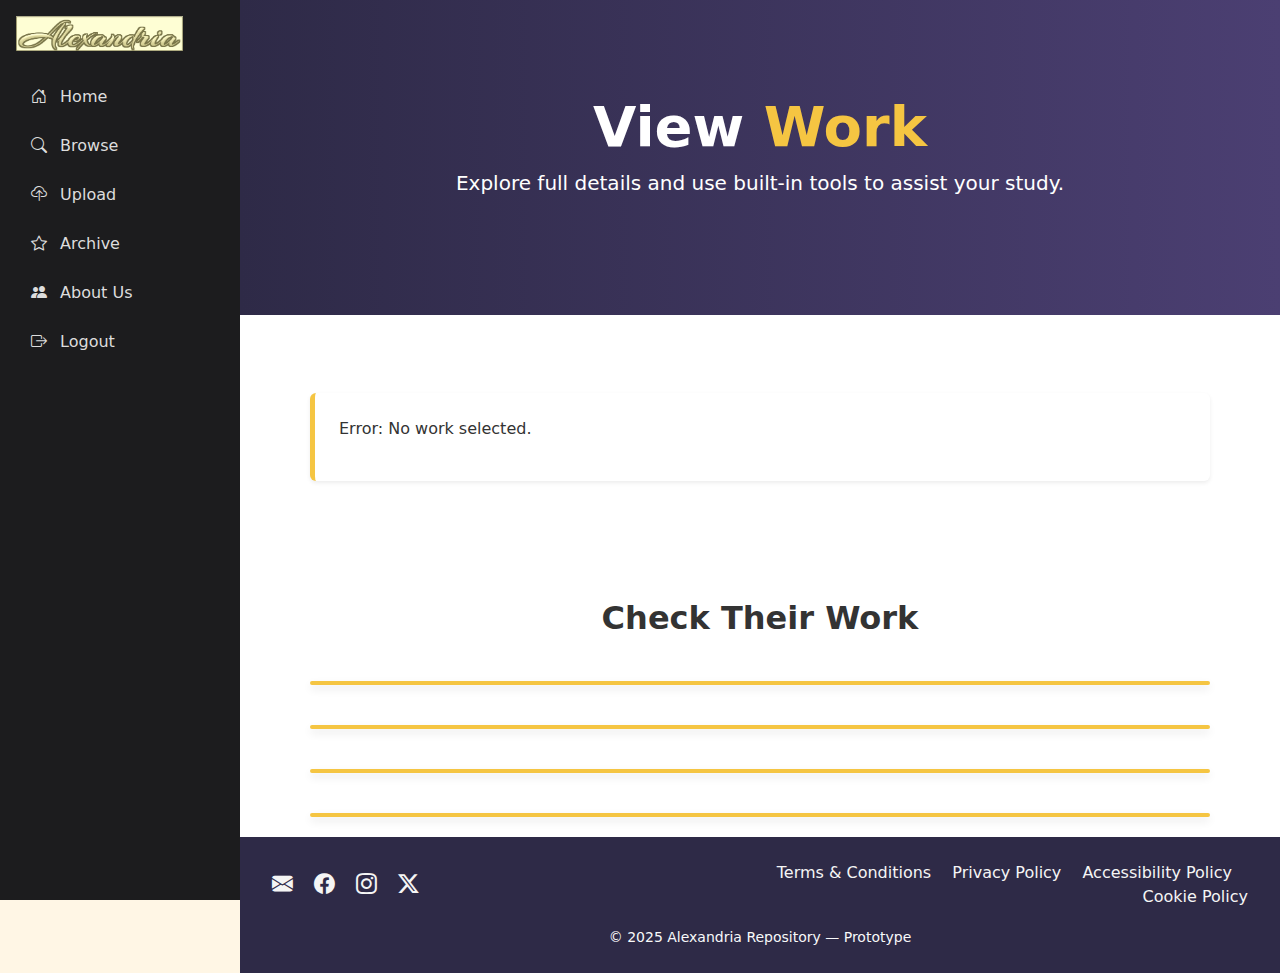
<file: retrieve.html>
<!DOCTYPE html>
<html lang="en">
<head>
  <meta charset="UTF-8" />
  <meta name="viewport" content="width=device-width, initial-scale=1.0"/>
  <title>Alexandria | View Work</title>

  <!-- Bootstrap 5 -->
  <link href="https://cdn.jsdelivr.net/npm/bootstrap@5.3.2/dist/css/bootstrap.min.css" rel="stylesheet">
  <link href="https://cdn.jsdelivr.net/npm/bootstrap-icons@1.11.3/font/bootstrap-icons.css" rel="stylesheet">

  <!-- Shared Styles -->
  <link rel="stylesheet" href="browse.css">
  <link rel="stylesheet" href="cards.css">
  <link rel="stylesheet" href="tools.css"> <!-- Upload-style tools -->
  <link rel="stylesheet" href="retrieve.css"> <!-- Page-specific -->
</head>
<body class="d-flex">

  <!-- ===== Sidebar ===== -->
  <aside class="sidebar d-flex flex-column p-3">
    <a href="dashboard.html" class="d-flex align-items-center mb-4 text-decoration-none text-white">
      <img src="Alexandria_Logo2.png" alt="Logo" class="logo-small me-2">
    </a>

    <ul class="nav nav-pills flex-column mb-auto">
      <li><a href="dashboard.html" class="nav-link"><i class="bi bi-house-door me-2"></i> Home</a></li>
      <li><a href="browse.html" class="nav-link"><i class="bi bi-search me-2"></i> Browse</a></li>
      <li><a href="upload.html" class="nav-link"><i class="bi bi-cloud-upload me-2"></i> Upload</a></li>
      <li><a href="saved.html" class="nav-link"><i class="bi bi-star me-2"></i> Archive</a></li>
      <li><a href="about.html" class="nav-link"><i class="bi bi-people-fill me-2"></i> About Us</a></li>
      <li><a href="index.html" class="nav-link"><i class="bi bi-box-arrow-right me-2"></i> Logout</a></li>
    </ul>
  </aside>

  <!-- ===== Main Content ===== -->
  <main class="flex-grow-1">

    <!-- Hero Section -->
    <header class="hero-section text-white d-flex align-items-center">
      <div class="container text-center">
        <h1 class="fw-bold display-4">View <span class="highlight">Work</span></h1>
        <p class="lead mb-4">Explore full details and use built-in tools to assist your study.</p>
      </div>
    </header>

    <!-- Work Details -->
    <section class="container my-5">
      <div id="workDetails" class="retrieve-container shadow-sm p-4 bg-white rounded"></div>
    </section>

<!-- Tools Section -->
  <h2 class="mb-4 text-center fw-bold">Check Their Work</h2>

  <!-- Translation Tool -->
<section class="tool">
  <div class="tool-header" onclick="toggleTool('translation', this.querySelector('.expand-buttons'))">
    <span><i class="bi bi-translate me-2"></i> Translation Tool</span>
    <button class="expand-buttons" aria-expanded="false"
            onclick="event.stopPropagation(); toggleTool('translation', this)">
      Expand
    </button>
  </div>
  <div id="translation" class="tool-section">
    <img src="Translation.png" alt="Translation Tool Mockup">
    <div class="tool-buttons">
      <button class="dummy-button" aria-disabled="true">Translate</button>
    </div>
  </div>
</section>

<!-- Highlighting Tool -->
<section class="tool">
  <div class="tool-header" onclick="toggleTool('highlight', this.querySelector('.expand-buttons'))">
    <span><i class="bi bi-pencil-square me-2"></i> Notes and Highlighting</span>
    <button class="expand-buttons" aria-expanded="false"
            onclick="event.stopPropagation(); toggleTool('highlight', this)">
      Expand
    </button>
  </div>
  <div id="highlight" class="tool-section">
    <img src="Highlight.png" alt="Highlighting Tool Mockup">
    <div class="tool-buttons">
      <button class="dummy-button" aria-disabled="true">Highlight</button>
    </div>
  </div>
</section>

<!-- Citation Tool -->
<section class="tool">
  <div class="tool-header" onclick="toggleTool('citation', this.querySelector('.expand-buttons'))">
    <span><i class="bi bi-journal-text me-2"></i> Citation Tool</span>
    <button class="expand-buttons" aria-expanded="false"
            onclick="event.stopPropagation(); toggleTool('citation', this)">
      Expand
    </button>
  </div>
  <div id="citation" class="tool-section">
    <img src="Citation.png" alt="Citation Tool Mockup">
    <div class="tool-buttons">
      <button class="dummy-button" aria-disabled="true">Generate</button>
    </div>
  </div>
</section>

<!-- Task Tracker -->
<section class="tool">
  <div class="tool-header" onclick="toggleTool('task', this.querySelector('.expand-buttons'))">
    <span><i class="bi bi-check2-square me-2"></i> Task Tracker</span>
    <button 
      class="expand-buttons" 
      aria-expanded="false" 
      onclick="event.stopPropagation(); toggleTool('task', this)">
      Expand
    </button>
  </div>
  <div id="task" class="tool-section">
    <img src="Task Tracker.png" alt="Task Tracker Mockup">
  </div>
</section>

<!-- Footer -->
    <footer class="footer py-4 text-light">
      <div class="container">
        <div class="row align-items-center">
          <div class="col-md-6 text-center text-md-start mb-3 mb-md-0">
            <a href="mailto:alexandria@gmail.com" class="footer-link me-3"><i class="bi bi-envelope-fill"></i></a>
            <a href="https://facebook.com" target="_blank" class="footer-link me-3"><i class="bi bi-facebook"></i></a>
            <a href="https://instagram.com" target="_blank" class="footer-link me-3"><i class="bi bi-instagram"></i></a>
            <a href="https://twitter.com" target="_blank" class="footer-link"><i class="bi bi-twitter-x"></i></a>
          </div>
          <div class="col-md-6 text-center text-md-end">
            <a href="#" class="footer-link me-3">Terms & Conditions</a>
            <a href="#" class="footer-link me-3">Privacy Policy</a>
            <a href="#" class="footer-link me-3">Accessibility Policy</a>
            <a href="#" class="footer-link">Cookie Policy</a>
          </div>
        </div>
        <div class="text-center mt-3">
          <small>© 2025 Alexandria Repository — Prototype</small>
        </div>
      </div>
    </footer>
  </main>

  <!-- Bootstrap JS -->
  <script src="https://cdn.jsdelivr.net/npm/bootstrap@5.3.2/dist/js/bootstrap.bundle.min.js"></script>
  <script src="retrieve.js"></script>
</body>
</html>
</file>
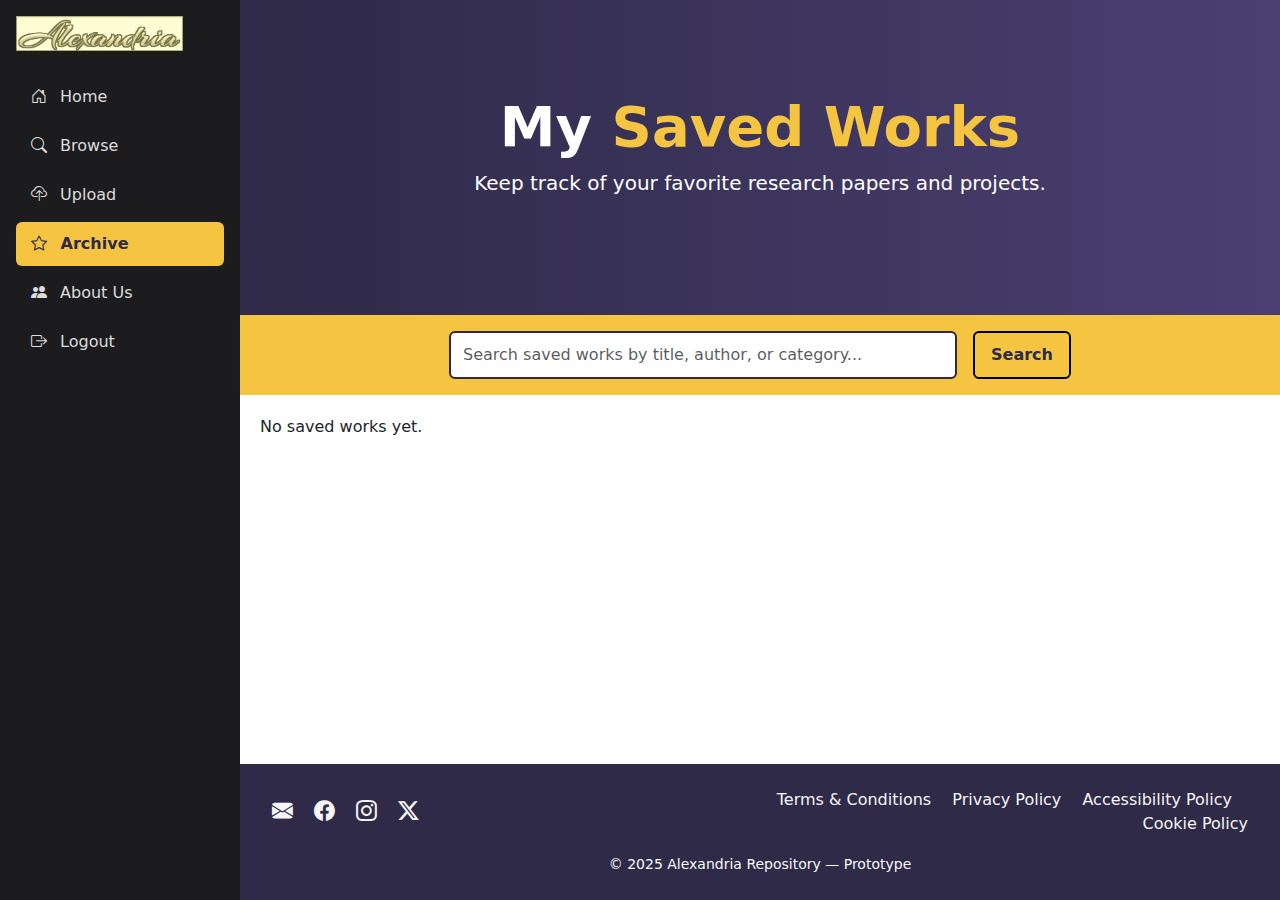
<file: saved.html>
<!DOCTYPE html>
<html lang="en">
<head>
  <meta charset="UTF-8">
  <meta name="viewport" content="width=device-width, initial-scale=1.0">
  <title>Alexandria | Saved Works</title>

  <!-- Bootstrap 5 -->
  <link href="https://cdn.jsdelivr.net/npm/bootstrap@5.3.2/dist/css/bootstrap.min.css" rel="stylesheet">
  <link href="https://cdn.jsdelivr.net/npm/bootstrap-icons@1.11.3/font/bootstrap-icons.css" rel="stylesheet">

  <!-- Custom CSS -->
  <link rel="stylesheet" href="saved.css"> <!-- Reuse Browse styles -->
  <link rel="stylesheet" href="cards.css">  <!-- Shared card design -->
</head>
<body class="d-flex">

  <!-- ===== Sidebar ===== -->
  <aside class="sidebar d-flex flex-column p-3">
    <a href="dashboard.html" class="d-flex align-items-center mb-4 text-decoration-none text-white">
      <img src="Alexandria_Logo2.png" alt="Logo" class="logo-small me-2">
    </a>

    <ul class="nav nav-pills flex-column mb-auto">
      <li class="nav-item">
        <a href="dashboard.html" class="nav-link">
          <i class="bi bi-house-door me-2"></i> Home
        </a>
      </li>
      <li>
        <a href="browse.html" class="nav-link">
          <i class="bi bi-search me-2"></i> Browse
        </a>
      </li>
      <li>
        <a href="upload.html" class="nav-link">
          <i class="bi bi-cloud-upload me-2"></i> Upload
        </a>
      </li>
      <li>
        <a href="saved.html" class="nav-link active">
          <i class="bi bi-star me-2"></i> Archive
        </a>
      </li>
      <li>
        <a href="about.html" class="nav-link">
          <i class="bi bi-people-fill me-2"></i> About Us
        </a>
      </li>
      <li>
        <a href="index.html" class="nav-link">
          <i class="bi bi-box-arrow-right me-2"></i> Logout
        </a>
      </li>
    </ul>
  </aside>

  <!-- ===== Main Content ===== -->
  <main class="flex-grow-1">

    <!-- Hero Section -->
    <header class="hero-section text-white d-flex align-items-center">
      <div class="container text-center">
        <h1 class="fw-bold display-4">My <span class="highlight">Saved Works</span></h1>
        <p class="lead mb-4">Keep track of your favorite research papers and projects.</p>
      </div>
    </header>

  <!-- Search Bar -->
  <section class="search-bar-highlight py-3">
    <div class="container d-flex justify-content-center gap-2">
      <input type="text" id="savedSearchInput" class="form-control w-50" placeholder="Search saved works by title, author, or category...">
      <button id="savedSearchBtn" class="btn custom-btn">Search</button>
    </div>
  </section>

    <!-- Saved Results -->
    <section class="results-section container mb-5" id="savedSection">
      <!-- Saved works will be injected dynamically -->
    </section>

    <!-- Footer -->
    <footer class="footer py-4 text-light">
      <div class="container">
        <div class="row align-items-center">
          <div class="col-md-6 text-center text-md-start mb-3 mb-md-0">
            <a href="mailto:alexandria@gmail.com" class="footer-link me-3"><i class="bi bi-envelope-fill"></i></a>
            <a href="https://facebook.com" target="_blank" class="footer-link me-3"><i class="bi bi-facebook"></i></a>
            <a href="https://instagram.com" target="_blank" class="footer-link me-3"><i class="bi bi-instagram"></i></a>
            <a href="https://twitter.com" target="_blank" class="footer-link"><i class="bi bi-twitter-x"></i></a>
          </div>
          <div class="col-md-6 text-center text-md-end">
            <a href="#" class="footer-link me-3">Terms & Conditions</a>
            <a href="#" class="footer-link me-3">Privacy Policy</a>
            <a href="#" class="footer-link me-3">Accessibility Policy</a>
            <a href="#" class="footer-link">Cookie Policy</a>
          </div>
        </div>
        <div class="text-center mt-3">
          <small>© 2025 Alexandria Repository — Prototype</small>
        </div>
      </div>
    </footer>

  </main>

  <!-- Bootstrap JS -->
  <script src="https://cdn.jsdelivr.net/npm/bootstrap@5.3.2/dist/js/bootstrap.bundle.min.js"></script>
  <script src="saved.js"></script>
</body>
</html>
</file>
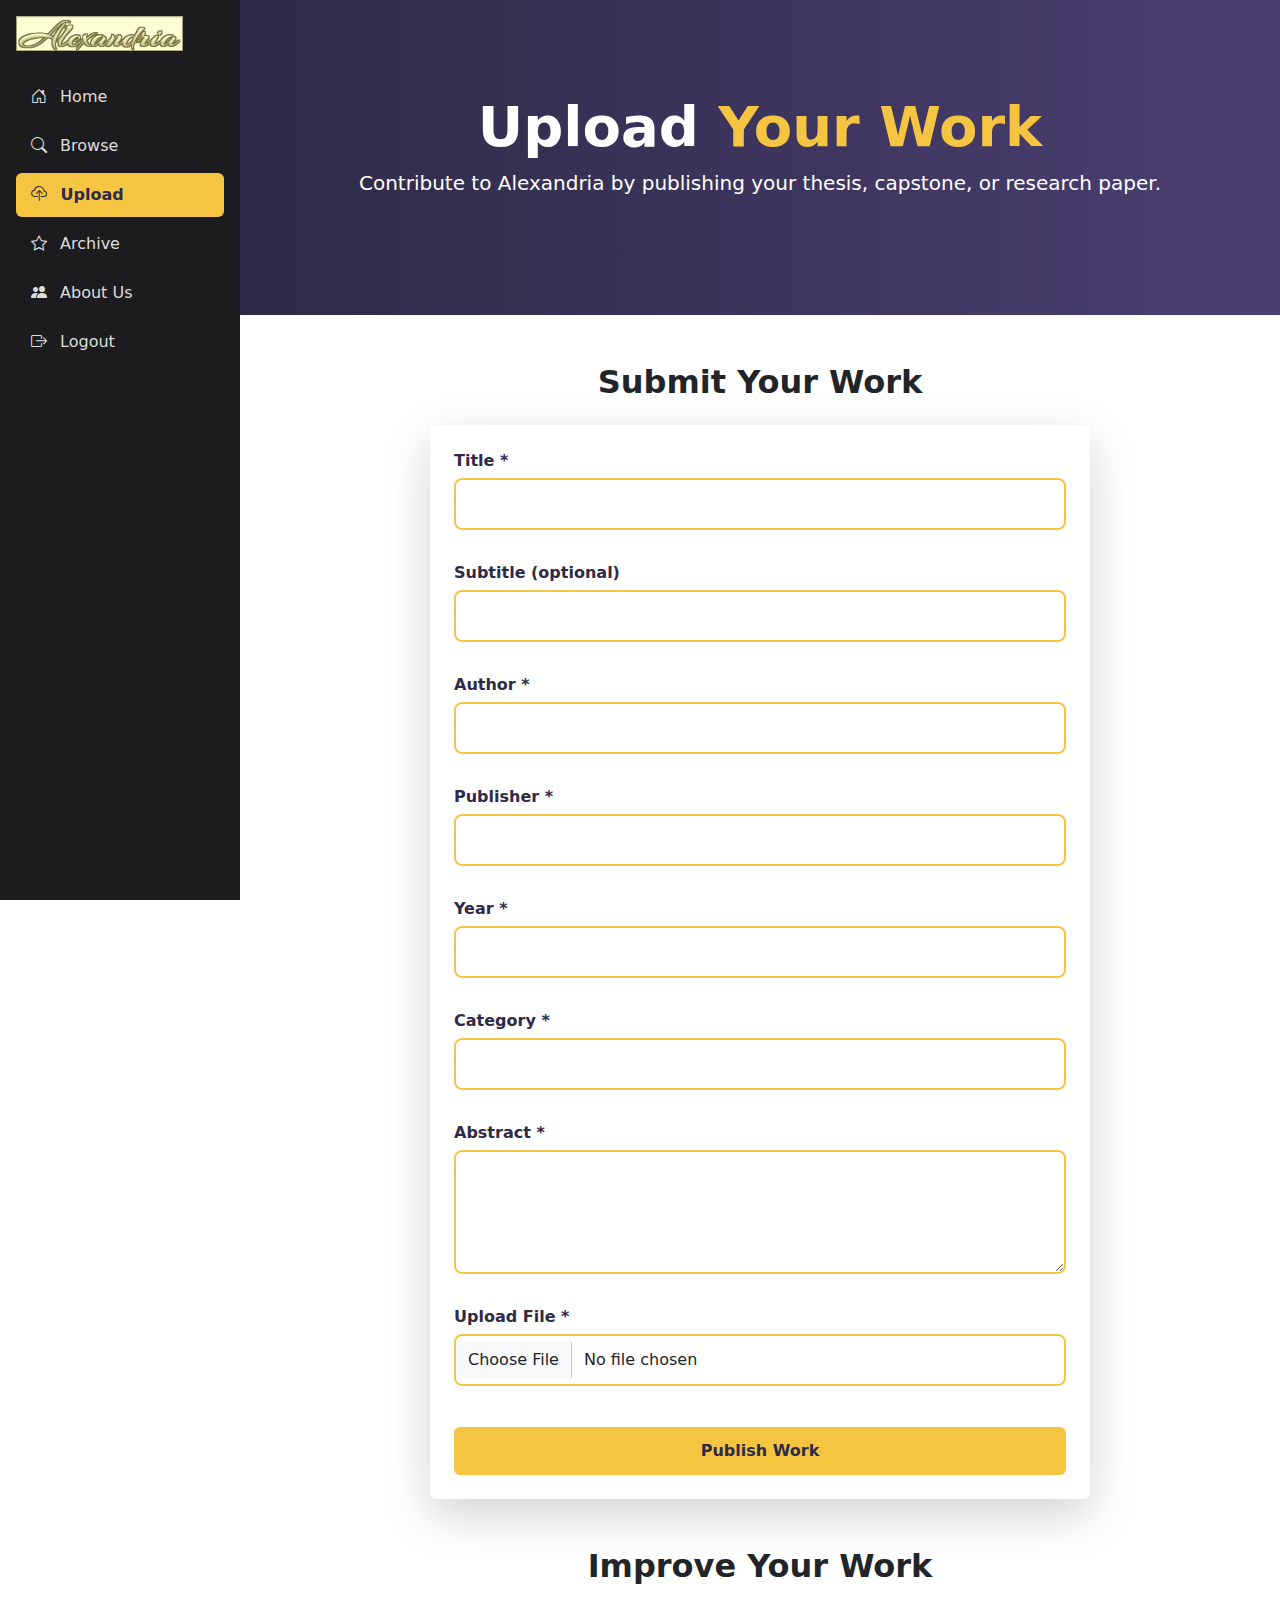
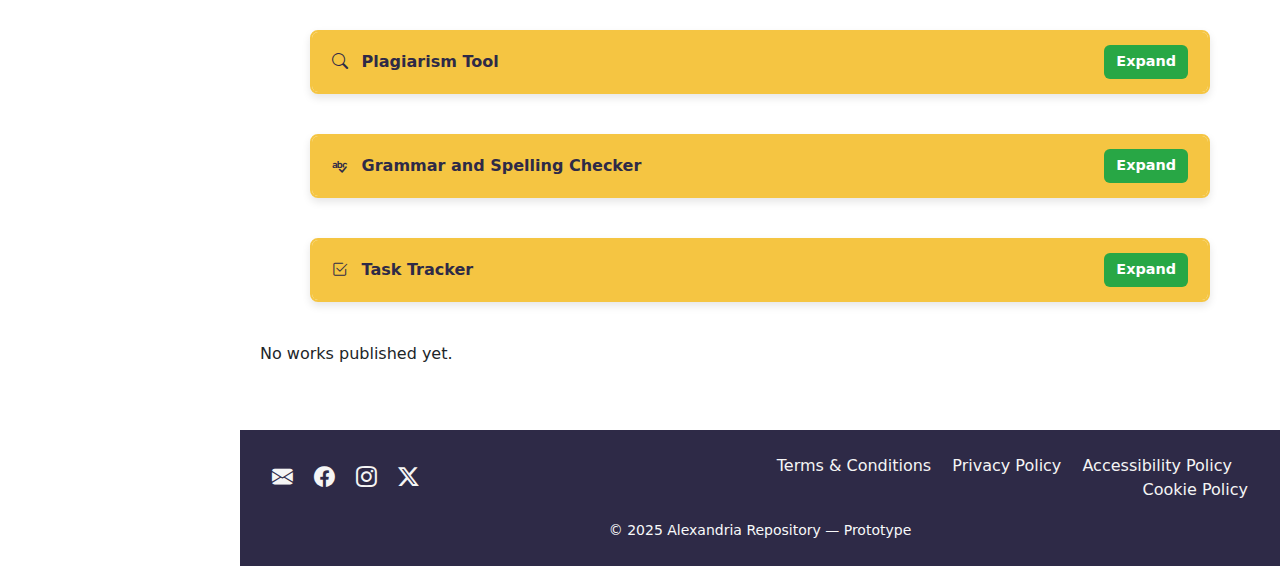
<file: upload.html>
<!DOCTYPE html>
<html lang="en">
<head>
  <meta charset="UTF-8">
  <meta name="viewport" content="width=device-width, initial-scale=1.0">
  <title>Alexandria | Upload Work</title>

  <!-- Bootstrap -->
  <link href="https://cdn.jsdelivr.net/npm/bootstrap@5.3.2/dist/css/bootstrap.min.css" rel="stylesheet">
  <link href="https://cdn.jsdelivr.net/npm/bootstrap-icons@1.11.3/font/bootstrap-icons.css" rel="stylesheet">

  <!-- Upload-specific overrides -->
  <link rel="stylesheet" href="upload.css">
  <link rel="stylesheet" href="cards.css">
  <link rel="stylesheet" href="tools.css"> <!-- Upload-style tools -->
</head>
<body class="d-flex">

  <!-- ===== Sidebar ===== -->
  <aside class="sidebar d-flex flex-column p-3">
    <a href="dashboard.html" class="d-flex align-items-center mb-4 text-decoration-none text-white">
      <img src="Alexandria_Logo2.png" alt="Logo" class="logo-small me-2">
    </a>

    <ul class="nav nav-pills flex-column mb-auto">
      <li><a href="dashboard.html" class="nav-link"><i class="bi bi-house-door me-2"></i> Home</a></li>
      <li><a href="browse.html" class="nav-link"><i class="bi bi-search me-2"></i> Browse</a></li>
      <li><a href="upload.html" class="nav-link active"><i class="bi bi-cloud-upload me-2"></i> Upload</a></li>
      <li><a href="saved.html" class="nav-link"><i class="bi bi-star me-2"></i> Archive</a></li>
      <li><a href="about.html" class="nav-link"><i class="bi bi-people-fill me-2"></i> About Us</a></li>
      <li><a href="index.html" class="nav-link"><i class="bi bi-box-arrow-right me-2"></i> Logout</a></li>
    </ul>
  </aside>

  <!-- ===== Main Content ===== -->
  <main class="flex-grow-1">

    <!-- Hero Section -->
    <header class="hero-section text-white d-flex align-items-center">
      <div class="container text-center">
        <h1 class="fw-bold display-4">Upload <span class="highlight">Your Work</span></h1>
        <p class="lead mb-4">Contribute to Alexandria by publishing your thesis, capstone, or research paper.</p>
      </div>
    </header>

    <!-- Upload Form -->
    <section class="upload-main container my-5">
      <h2 class="fw-bold mb-4 text-center text-dark">Submit Your Work</h2>
      <form id="uploadForm" class="shadow-lg p-4 rounded bg-white">
        <div class="mb-3">
          <label for="title" class="form-label fw-bold">Title *</label>
          <input type="text" id="title" name="title" class="form-control" required>
        </div>

        <div class="mb-3">
          <label for="subtitle" class="form-label fw-bold">Subtitle (optional)</label>
          <input type="text" id="subtitle" name="subtitle" class="form-control">
        </div>

        <div class="mb-3">
          <label for="author" class="form-label fw-bold">Author *</label>
          <input type="text" id="author" name="author" class="form-control" required>
        </div>

        <div class="mb-3">
          <label for="publisher" class="form-label fw-bold">Publisher *</label>
          <input type="text" id="publisher" name="publisher" class="form-control" required>
        </div>

        <div class="mb-3">
          <label for="year" class="form-label fw-bold">Year *</label>
          <input type="number" id="year" name="year" class="form-control" required>
        </div>

        <div class="mb-3">
          <label for="category" class="form-label fw-bold">Category *</label>
          <input type="text" id="category" name="category" class="form-control" required>
        </div>

        <div class="mb-3">
          <label for="abstract" class="form-label fw-bold">Abstract *</label>
          <textarea id="abstract" name="abstract" rows="4" class="form-control" required></textarea>
        </div>

        <div class="mb-3">
          <label for="file" class="form-label fw-bold">Upload File *</label>
          <input type="file" id="file" name="file" class="form-control" required>
        </div>

        <button type="submit" class="btn custom-btn">Publish Work</button>
      </form>
    </section>

    <!-- Tools -->
<h2 class="mb-4 text-center fw-bold">Improve Your Work</h2>

<!-- Plagiarism Tool -->
<section class="tool">
  <div class="tool-header" onclick="toggleTool('plagiarism', this.querySelector('.expand-buttons'))">
    <span><i class="bi bi-search me-2"></i> Plagiarism Tool</span>
    <button 
      class="expand-buttons" 
      aria-expanded="false" 
      onclick="event.stopPropagation(); toggleTool('plagiarism', this)">
      Expand
    </button>
  </div>
  <div id="plagiarism" class="tool-section">
    <img src="Plaigarism.png" alt="Plagiarism Tool Mockup">
    <div class="tool-buttons">
      <button class="dummy-button" aria-disabled="true">Check</button>
    </div>
  </div>
</section>

<!-- Grammar and Spelling Checker -->
<section class="tool">
  <div class="tool-header" onclick="toggleTool('grammar', this.querySelector('.expand-buttons'))">
    <span><i class="bi bi-spellcheck me-2"></i> Grammar and Spelling Checker</span>
    <button 
      class="expand-buttons" 
      aria-expanded="false" 
      onclick="event.stopPropagation(); toggleTool('grammar', this)">
      Expand
    </button>
  </div>
  <div id="grammar" class="tool-section">
    <img src="Grammar.png" alt="Grammar Tool Mockup">
    <div class="tool-buttons">
      <button class="dummy-button" aria-disabled="true">Check</button>
    </div>
  </div>
</section>

<!-- Task Tracker -->
<section class="tool">
  <div class="tool-header" onclick="toggleTool('task', this.querySelector('.expand-buttons'))">
    <span><i class="bi bi-check2-square me-2"></i> Task Tracker</span>
    <button 
      class="expand-buttons" 
      aria-expanded="false" 
      onclick="event.stopPropagation(); toggleTool('task', this)">
      Expand
    </button>
  </div>
  <div id="task" class="tool-section">
    <img src="Task Tracker.png" alt="Task Tracker Mockup">
  </div>
</section>

    <!-- Published Works -->
    <section class="results-section container mb-5" id="publishedSection">
      <!-- Uploaded works will be shown as cards here -->
    </section>

    <!-- Footer -->
    <footer class="footer py-4 text-light">
      <div class="container">
        <div class="row align-items-center">
          <div class="col-md-6 text-center text-md-start mb-3 mb-md-0">
            <a href="mailto:alexandria@gmail.com" class="footer-link me-3"><i class="bi bi-envelope-fill"></i></a>
            <a href="https://facebook.com" target="_blank" class="footer-link me-3"><i class="bi bi-facebook"></i></a>
            <a href="https://instagram.com" target="_blank" class="footer-link me-3"><i class="bi bi-instagram"></i></a>
            <a href="https://twitter.com" target="_blank" class="footer-link"><i class="bi bi-twitter-x"></i></a>
          </div>
          <div class="col-md-6 text-center text-md-end">
            <a href="#" class="footer-link me-3">Terms & Conditions</a>
            <a href="#" class="footer-link me-3">Privacy Policy</a>
            <a href="#" class="footer-link me-3">Accessibility Policy</a>
            <a href="#" class="footer-link">Cookie Policy</a>
          </div>
        </div>
        <div class="text-center mt-3">
          <small>© 2025 Alexandria Repository — Prototype</small>
        </div>
      </div>
    </footer>
  </main>

  <!-- JS -->
  <script src="https://cdn.jsdelivr.net/npm/bootstrap@5.3.2/dist/js/bootstrap.bundle.min.js"></script>
  <script src="upload.js"></script>
</body>
</html>
</file>
<file: index.css>
/* ===== Hero Header ===== */
.hero-header {
  height: 10vh;   /* shorter section (was 100vh) */
  min-height: 100px; /* keep a good minimum */
  background: url("Header.jpg") center center/cover no-repeat;
  position: relative;
  width: 100%;
}

/* Glassmorphism effect for navbar */
/* Full-width Glassmorphism Navbar */
.hero-header .navbar {
  background: rgba(46, 42, 71, 0.25); /* subtle see-through */
  backdrop-filter: blur(8px);
  -webkit-backdrop-filter: blur(8px); /* Safari */
  border-bottom: 1px solid rgba(255, 255, 255, 0.15);
  box-shadow: 0 2px 8px rgba(0,0,0,0.2);

  width: 100%;       /* full width */
  border-radius: 0;  /* remove rounded corners */
  margin: 0;         /* remove spacing */
  padding: 0.75rem 2rem; /* nice breathing room */
}

.hero-content h1,
.hero-content p {
  text-shadow: 2px 2px 10px rgba(0,0,0,0.6);
}

.lead {
  font-size: 1.8rem;     /* increase size */
  max-width: 900px;      /* allow wider text block */
  line-height: 1.6;      /* add breathing room */
  font-weight: 500;      /* slightly bolder than .lead */
}

/* Logo */
.logo {
  max-height: 40px;
}

/* Title Overlay (top-center) */
.carousel-title-overlay {
  position: absolute;
  top: 20px;
  width: 100%;
  text-align: center;
  z-index: 10;
}

/* ===== Footer ===== */
.footer {
  background: #2e2a47; /* same as before */
}

.footer-link {
  color: #f5f5f5;
  text-decoration: none;
  font-size: 1rem;
  transition: color 0.3s ease;
}

.footer-link:hover {
  color: #f5c542; /* highlight color */
}

.footer i {
  font-size: 1.3rem; /* slightly larger icons */
  vertical-align: middle;
}

/* Hero Header Background */
.hero-header {
  position: relative;
  background: url("Header.jpg") center center/cover no-repeat;
  height: 100vh;
  width: 100%;
}

/* Overlay */
.hero-header::before {
  content: "";
  position: absolute;
  top: 0;
  left: 0;
  width: 100%;
  height: 100%;
  background: rgba(0,0,0,0.4); 
  z-index: 1;
}

/* Navbar above overlay */
.hero-header .navbar {
  position: relative;
  z-index: 3;
}

/* Hero Content above overlay */
.hero-content {
  position: relative;
  z-index: 2;
}

/* ===== Core Features Section ===== */
.core-section {
  background: #fff; /* clean white background */
  padding: 100px 0; /* enlarge vertical space */
}

.core-text h4 {
  font-size: 1.2rem;
  letter-spacing: 2px;
  color: #6c757d; /* subtle gray */
  margin-bottom: 10px;
}

.core-text h2 {
  font-size: 3rem; /* larger title */
  color: #2e2a47;
}

.core-cards {
  flex: 1;
}

.core-card {
  flex: 1;
  min-width: 280px;
  padding: 40px;
  transition: transform 0.3s ease, box-shadow 0.3s ease;
}

.core-card:hover {
  transform: translateY(-10px);
  box-shadow: 0 12px 25px rgba(0,0,0,0.2);
}

.upload-card {
  background: #2e2a47; /* deep blue/purple */
  color: #fff6e5;
}

.browse-card {
  background: #f5c542; /* golden yellow */
  color: #2e2a47; /* dark text for contrast */
}

.core-card h3 {
  font-size: 1.8rem;
}

.core-card p {
  font-size: 1.2rem;
}

/* Description inside carousel */
.caption-box p {
  color: #fffdf7;
  font-size: 1.3rem;     /* was 0.9rem → bigger */
  line-height: 1.8;      /* more spacing */
  font-weight: 500;
  text-shadow: 2px 2px 5px rgba(0,0,0,0.7);
}

/* ===== Advanced Features Section ===== */
.advanced-section {
  background: #fff;
  padding: 100px 0;
}

.advanced-text h4 {
  font-size: 1.2rem;
  letter-spacing: 2px;
  color: #6c757d;
  margin-bottom: 10px;
}

.advanced-text h2 {
  font-size: 3rem;
  color: #2e2a47;
}

/* Carousel Box */
.advanced-carousel {
  width: 100%;
  max-width: 800px; /* equal to the width of two cards combined */
  border-radius: 12px;
  overflow: hidden;
}

.advanced-carousel:hover {
  transform: translateY(-10px);
  box-shadow: 0 12px 25px rgba(0,0,0,0.2);
}

.advanced-carousel img {
  height: 400px;
  object-fit: cover;
}

/* Caption box style (reuse same look as earlier carousel captions) */
.caption-box {
  background: rgba(255, 255, 255, 0.15); /* translucent white */
  backdrop-filter: blur(10px);
  -webkit-backdrop-filter: blur(10px); /* Safari */
  border: 1px solid rgba(255, 255, 255, 0.25);
  border-radius: 12px;
  padding: 15px 20px;
  box-shadow: 0 4px 12px rgba(0, 0, 0, 0.25);
}

.caption-box h5 {
  color: #f5c542;
  font-size: 2rem;
}

.caption-box p {
  color: #fffdf7;
  font-size: 1rem;
}

.hero-subtext {
  font-size: 1.6rem;   /* tagline slightly smaller than h1 */
  max-width: 900px;
  line-height: 1.6;
  font-weight: 500;
}

.hero-learnmore {
  font-size: 1.3rem;     /* smaller than tagline */
  max-width: 800px;
  margin: 0 auto;
  line-height: 1.5;
  font-weight: 400;    /* lighter than tagline */
  opacity: 0.9;        /* slightly faded for secondary importance */
  text-align: center;
}

.learnmore-btn {
  background: transparent;
  color: #fafafa;
  border: 4px solid #f5c542;
  padding: 10px 22px;
  font-size: 1.1rem;
  border-radius: 8px;
  transition: transform 0.25s ease, background 0.25s ease, color 0.25s ease;
}

.learnmore-btn:hover {
  background: #ffffff;
  color: #2e2a47;
  transform: scale(1.05);
}

.collapse-wrapper {
  min-height: 150px;   /* reserve space for collapsed content */
  position: relative;
  margin-top: 20px;
}

.collapse {
  transition: height 0.6s ease;
}

/* Mission & Vision Section */
.mission-vision-section {
  display: flex;
  flex-wrap: wrap;     /* allows stacking on smaller screens */
  width: 100%;
  min-height: 20vh;   /* full height on desktop */
}

.mission, .vision {
  flex: 1 1 50%;       /* each takes 50% by default */
  background-size: cover;
  background-position: center;
  position: relative;
  display: flex;
  justify-content: center;
  align-items: center;
  min-height: 30vh;    /* ensures decent height when stacked */
  padding: 20px;
  background-attachment: fixed;
}

/* Background Images */
.mission {
  background-image: url("Library.jpg"); /* replace with your mission image */
}

.vision {
  background-image: url("Vision.jpg"); /* replace with your vision image */
}

/* Overlay for text readability */
.mission::before, .vision::before {
  content: "";
  position: absolute;
  top: 0;
  left: 0;
  width: 100%;
  height: 100%;
  background: rgba(0,0,0,0.55); /* slightly darker for readability */
  z-index: 1;
}

/* Text */
.overlay-text {
  position: relative;
  z-index: 2;
  padding: 20px;
  max-width: 500px;
}

.overlay-text h2 {
  font-size: clamp(1.8rem, 3vw, 2.5rem); /* dynamic size */
  margin-bottom: 15px;
}

.overlay-text p {
  font-size: clamp(1rem, 2vw, 1.3rem);  /* dynamic size */
  line-height: 1.6;
}

/* Responsive stacking */
@media (max-width: 992px) {
  .mission, .vision {
    flex: 1 1 100%;   /* stack vertically */
    min-height: 40vh; /* taller on smaller screens */
  }
}

/* ===== Modal Overlay ===== */
.modal {
  display: none; /* hidden by default */
  position: fixed;
  z-index: 9999;
  left: 0;
  top: 0;
  width: 100%;
  height: 100%;
  background: rgba(46, 42, 71, 0.85); /* dark overlay */
  backdrop-filter: blur(6px); /* glass blur */
  justify-content: center;
  align-items: center;
}

.modal.show {
  display: flex; /* when JS adds .show, it appears */
}

/* ===== Modal Content ===== */
.modal-content {
  background: rgba(255, 255, 255, 0.95); /* semi-transparent white */
  border-radius: 16px;
  padding: 30px 40px;
  width: 100%;
  max-width: 420px;
  box-shadow: 0 8px 30px rgba(0, 0, 0, 0.25);
  animation: fadeInUp 0.4s ease;
  text-align: left;
  position: relative;
  animation: zoomIn 0.3s ease;
}

/* ===== Modal Title ===== */
.modal-content h2 {
  margin-bottom: 20px;
  font-weight: 700;
  font-size: 1.8rem;
  color: #2e2a47;
  text-align: center;
}

/* ===== Close Button ===== */
.close {
  position: absolute;
  top: 15px;
  right: 20px;
  font-size: 1.8rem;
  font-weight: bold;
  color: #2e2a47;
  cursor: pointer;
  transition: 0.2s;
}
.close:hover {
  color: #f5c542;
}

/* ===== Form Styles ===== */
.modal-content form {
  display: flex;
  flex-direction: column;
  gap: 15px;
}

.modal-content label {
  font-weight: 600;
  font-size: 0.9rem;
  color: #2e2a47;
}

.modal-content input {
  padding: 12px 14px;
  font-size: 1rem;
  border: 2px solid #ddd;
  border-radius: 8px;
  outline: none;
  transition: all 0.3s ease;
}

.modal-content input:focus {
  border-color: #f5c542;
  box-shadow: 0 0 6px rgba(245, 197, 66, 0.4);
}

/* ===== Buttons ===== */
.modal-content button {
  padding: 12px;
  font-size: 1rem;
  font-weight: bold;
  border-radius: 8px;
  border: none;
  cursor: pointer;
  transition: all 0.3s ease;
}

/* Primary (Register) */
.modal-content .btn-primary {
  background: #f5c542;
  color: #2e2a47;
}
.modal-content .btn-primary:hover {
  background: #e0b731;
  color: #fff;
}

/* Secondary (Login) */
.modal-content .btn-secondary {
  background: #2e2a47;
  color: #fff;
}
.modal-content .btn-secondary:hover {
  background: #1f1b36;
}

/* ===== Animations ===== */
@keyframes fadeInUp {
  from {
    opacity: 0;
    transform: translateY(40px);
  }
  to {
    opacity: 1;
    transform: translateY(0);
  }
}

@keyframes zoomIn {
  from { transform: scale(0.9); opacity: 0; }
  to { transform: scale(1); opacity: 1; }
}

.password-wrapper {
  position: relative;
  display: flex;
  align-items: center;
}

.password-wrapper input {
  flex: 1;
  padding-right: 40px; /* space for the eye button */
}

.form-floating {
  position: relative;
}

.toggle-password {
  position: absolute;
  top: 50%;
  right: 10px;
  transform: translateY(-50%);
  background: transparent;
  border: none;
  font-size: 1.2rem;
  cursor: pointer;
  z-index: 5;
}

.toggle-password:hover {
  color: #f5c542; /* matches your theme */
}

input[type="password"]::-ms-reveal,
input[type="password"]::-ms-clear,
input[type="password"]::-webkit-contacts-auto-fill-button,
input[type="password"]::-webkit-credentials-auto-fill-button {
  display: none !important;
}

.navbar-nav .nav-link {
  margin: 0 12px; /* evenly space links */
  font-weight: 500;
}

.navbar .btn {
  min-width: 90px;
}

.hero-content h1 {
  background: linear-gradient(90deg, #f5c542, #fff6e5, #f5c542);
  background-size: 200% auto;
  color: transparent;
  background-clip: text;
  -webkit-background-clip: text;
  animation: gradientMove 6s linear infinite;
}

@keyframes gradientMove {
  0% { background-position: 0% center; }
  100% { background-position: 200% center; }
}
</file>
<file: about.css>
:root {
  --alex-gold: #f5c542;
  --alex-purple: #2e2a47;
  --alex-bg: #fff6e5;
}

/* Sidebar */
.sidebar {
  width: 240px;
  min-height: 100vh;
  background: #1c1c1e;
  color: white;
  position: fixed;
  top: 0;
  left: 0;
  transition: left 0.3s ease, width 0.3s ease;
}
.sidebar .nav-link {
  color: #ddd;
  border-radius: 6px;
  padding: 10px 15px;
  margin-bottom: 5px;
  transition: 0.3s;
}
.sidebar .nav-link:hover {
  background: var(--alex-gold);
  color: var(--alex-purple);
}
.sidebar .nav-link.active {
  background: var(--alex-gold);
  color: var(--alex-purple);
  font-weight: bold;
}
.logo-small {
  max-height: 35px;
}

/* Main Content */
main {
  margin-left: 240px; /* offset for sidebar */
  flex-grow: 1;
  display: flex;
  flex-direction: column;
  background: white;
  min-width: 0;
  transition: margin-left 0.3s ease;
}

/* Hero Section */
.hero-section {
  background: linear-gradient(to right, var(--alex-purple), #4b3f72);
  min-height: 35vh;
  text-align: center;
  padding: 50px 20px;
}
.hero-section .highlight {
  color: var(--alex-gold);
}

/* Team Background */
.team-background {
  background: #fff;
  color: #333;
}
.team-background h2 {
  color: var(--alex-purple);
  font-weight: bold;
}

/* Team Member Container (borrowed from retrieve.css) */
.retrieve-container {
  max-width: 900px;
  margin: 20px auto;
  padding: 20px;
  background: #fff;
  border-radius: 10px;
  border-left: 5px solid var(--alex-gold);
  box-shadow: 0 4px 8px rgba(0,0,0,0.1);

  display: flex;
  align-items: center;
  gap: 20px;
}

.retrieve-container h3 {
  margin-bottom: 8px;
  color: var(--alex-purple);
}

/* Member photo */
.member-photo {
  width: 120px;
  height: 120px;
  object-fit: cover;
  border-radius: 8px;
  border: 2px solid var(--alex-purple);
  flex-shrink: 0;
}

.member-details {
  flex-grow: 1;
}

/* Footer */
.footer {
  background: var(--alex-purple);
  color: var(--alex-bg);
  padding: 20px;
  text-align: center;
}
.footer-link {
  color: #f5f5f5;
  text-decoration: none;
  font-size: 1rem;
  transition: color 0.3s ease;
}
.footer-link:hover {
  color: var(--alex-gold);
}
.footer i {
  font-size: 1.3rem;
  vertical-align: middle;
}

/* Responsive Sidebar */
@media (max-width: 992px) {
  .sidebar {
    width: 200px;
  }
  main {
    margin-left: 200px;
  }
}

/* Our Story Section */
.our-story {
  background: #fff; /* keep the body white */
}

.story-box {
  background: var(--alex-gold);
  color: black;
  border-radius: 12px;
  padding: 40px 25px;
  max-width: 900px;
  margin: 0 auto; /* center horizontally */
  box-shadow: 0 4px 12px rgba(0, 0, 0, 0.1);
  text-align: center;
}

.story-box h2 {
  font-size: 2rem;
  margin-bottom: 15px;
}

.story-box p {
  font-size: 1.1rem;
  line-height: 1.6;
}

/* 📱 Responsive: stack photo on top */
@media (max-width: 768px) {
  .retrieve-container {
    flex-direction: column;
    text-align: center;
  }

  .member-photo {
    width: 100px;
    height: 100px;
    margin-bottom: 15px;
  }

  .member-details {
    text-align: center;
  }
}
</file>
<file: tools.css>
/* ===== Tools (Expandable Sections) ===== */
.tool {
  width: 90%;
  max-width: 900px;
  margin: 20px auto;
  border: 2px solid var(--alex-gold);
  border-radius: 8px;
  overflow: hidden;
  background: #ffffff;
  box-shadow: 0 4px 8px rgba(0,0,0,0.1);
  display: flex;
  flex-direction: column;
}

/* Header Bar */
.tool-header {
  display: flex;
  justify-content: space-between;
  align-items: center;
  background: var(--alex-gold);
  padding: 12px 20px;
  font-weight: bold;
  color: var(--alex-purple);
  cursor: pointer;
  min-height: 60px;
}

/* Expand/Collapse Button in Header */
.expand-buttons {
  border: none;
  padding: 6px 12px;
  border-radius: 6px;
  font-size: 0.9rem;
  font-weight: bold;
  cursor: pointer;
  transition: 0.3s;
}

/* Green when closed */
.expand-buttons[aria-expanded="false"] {
  background: #28a745;
  color: white;
}
.expand-buttons[aria-expanded="false"]:hover {
  background: #218838;
}

/* Red when open */
.expand-buttons[aria-expanded="true"] {
  background: #dc3545;
  color: white;
}
.expand-buttons[aria-expanded="true"]:hover {
  background: #b02a37;
}

/* Expandable Content */
.tool-section {
  max-height: 0;
  overflow: hidden;
  transition: max-height 0.5s ease, padding 0.3s ease;
  text-align: center;
}
.tool-section.open {
  max-height: 1000px;
  padding: 15px;
}

.tool-section img {
  width: 100%;
  max-width: 800px;
  border-radius: 8px;
}

/* Dummy Buttons (inactive tool actions) */
.dummy-button {
  margin-top: 12px;
  padding: 10px 18px;
  background: var(--alex-gold);
  color: var(--alex-purple);
  border: none;
  border-radius: 6px;
  font-weight: bold;
  cursor: default;
}
.dummy-button:hover {
  background: var(--alex-purple);
  color: white;
}

/* Accessibility Focus */
.expand-buttons:focus,
.dummy-button:focus {
  outline: 3px solid rgba(45, 42, 71, 0.12);
  outline-offset: 2px;
}
</file>
<file: browse.css>
:root {
  --alex-gold: #f5c542;
  --alex-purple: #2e2a47;
  --alex-bg: #fff6e5;
}

/* Sidebar */
.sidebar {
  width: 240px;
  min-height: 100vh;
  background: #1c1c1e;
  color: white;
  position: fixed;
  top: 0;
  left: 0;
  transition: left 0.3s ease, width 0.3s ease;
}
.sidebar .nav-link {
  color: #ddd;
  border-radius: 6px;
  padding: 10px 15px;
  margin-bottom: 5px;
  transition: 0.3s;
}
.sidebar .nav-link:hover {
  background: var(--alex-gold);
  color: var(--alex-purple);
}
.sidebar .nav-link.active {
  background: var(--alex-gold);
  color: var(--alex-purple);
  font-weight: bold;
}
.logo-small {
  max-height: 35px;
}

/* Main Content */
main {
  margin-left: 240px; /* offset for sidebar */
  flex-grow: 1;
  display: flex;
  flex-direction: column;
  background: white;
  min-width: 0;
  transition: margin-left 0.3s ease;
  min-height: 100vh; /* ensure it fills screen */
}

/* Hero Section */
.hero-section {
  background: linear-gradient(to right, var(--alex-purple), #4b3f72);
  min-height: 35vh;
  text-align: center;
  padding: 50px 20px;
}
.hero-section .highlight {
  color: var(--alex-gold);
}

/* Search Bar */
.search-bar {
  text-align: center;
  margin: 20px auto;
}
.search-bar input {
  padding: 12px;
  border: 2px solid var(--alex-gold);
  border-radius: 8px;
  width: clamp(250px, 60%, 500px);
}

.custom-btn {
  background: var(--alex-gold);
  color: var(--alex-purple);
  font-weight: bold;
  border-radius: 6px;
  border-color: black;
  border-width: 2px;
  transition: 0.3s;
  padding: 10px 16px;
  margin-left: 8px;
}
.custom-btn:hover {
  background: var(--alex-purple);
  color: white;
}

/* Footer */
.footer {
  background: var(--alex-purple);
  color: var(--alex-bg);
  padding: 20px;
  text-align: center;
  margin-top: auto; /* push footer to bottom */
}

.footer-link {
  color: #f5f5f5;
  text-decoration: none;
  font-size: 1rem;
  transition: color 0.3s ease;
}
.footer-link:hover {
  color: var(--alex-gold);
}
.footer i {
  font-size: 1.3rem;
  vertical-align: middle;
}

/* Responsive Sidebar */
@media (max-width: 992px) {
  .sidebar {
    width: 200px;
  }
  main {
    margin-left: 200px;
  }
}

/* Highlighted Search Bar Section */
.search-bar-highlight {
  background: var(--alex-gold);
  text-align: center;
}
.search-bar-highlight input {
  border: 2px solid var(--alex-purple);
}

/* Buttons now get their own row */
.card-buttons {
  margin-top: 12px;
  display: flex;
  justify-content: flex-end;
  gap: 10px;
  flex-shrink: 0;
}

.results-section {
  flex: 1; /* takes up remaining space */
}
</file>
<file: cards.css>
/* ===== Shared Results Grid ===== */
.results-section {
  max-width: 1200px;
  margin: 20px auto 50px auto;
  display: grid;
  grid-template-columns: repeat(auto-fit, minmax(300px, 1fr));
  gap: 24px;
  padding: 0 20px;
}

/* ===== Shared Result Cards ===== */
.result-card {
  position: relative;
  background: #fffdf7;
  border-radius: 12px;
  border-top: 5px solid var(--alex-gold);
  box-shadow: 0 6px 12px rgba(0,0,0,0.12);
  padding: 20px;
  transition: transform 0.2s ease, box-shadow 0.2s ease;

  text-align: left;
  flex: 1 1 30%;
  min-width: 280px;
  min-height: 320px;
  max-height: 400px;          /* ✅ cap height */
  display: flex;
  flex-direction: column;
  overflow: hidden; 
}

.result-card:hover {
  transform: translateY(-4px);
  box-shadow: 0 10px 18px rgba(0,0,0,0.15);
}

.result-card h3 {
  color: var(--alex-purple);
  margin-bottom: 12px;
  font-size: 1.25rem;
}

.result-card p {
  color: #444;
  font-size: 0.95rem;
  line-height: 1.4;
}

/* ===== Shared Card Buttons ===== */
.card-buttons {
  position: absolute;
  bottom: 12px;
  right: 12px;
  display: flex;
  gap: 10px;
}

.view-btn,
.save-btn,
.remove-btn {
  border: none;
  border-radius: 6px;
  padding: 6px 12px;
  font-size: 0.85rem;
  font-weight: bold;
  cursor: pointer;
  transition: 0.2s;
  text-decoration: none; /* ✅ prevents underline */
}

/* Variants */
.view-btn {
  background: var(--alex-gold);
  color: var(--alex-purple);
}
.view-btn:hover {
  background: var(--alex-purple);
  color: white;
}

.save-btn {
  background: #28a745;
  color: white;
}
.save-btn:hover {
  background: #1e7e34;
}

.remove-btn {
  background: #e44a8c;
  color: white;
}
.remove-btn:hover {
  background: #732e5c;
}

.result-card-content {
  flex-grow: 1;                /* take up available space */
  overflow-y: auto;            /* enable vertical scroll */
  padding-right: 6px;          /* prevent text hiding under scrollbar */
  scrollbar-width: none;       /* Firefox: hide scrollbar */
}
.result-card-content::-webkit-scrollbar {
  display: none;               /* Chrome/Safari: hide scrollbar */
}
</file>
<file: dashboard.css>
:root {
  --alex-gold: #f5c542;
  --alex-purple: #2e2a47;
  --alex-bg: #fff6e5;
}

/* Sidebar */
.sidebar {
  width: 240px;
  min-height: 100vh;
  background: #1c1c1e;
  color: white;
  position: fixed;
  top: 0;
  left: 0;
}
.sidebar .nav-link {
  color: #ddd;
  border-radius: 6px;
  padding: 10px 15px;
  margin-bottom: 5px;
  transition: 0.3s;
}
.sidebar .nav-link:hover {
  background: var(--alex-gold);
  color: var(--alex-purple);
}
.sidebar .nav-link.active {
  background: var(--alex-gold);
  color: var(--alex-purple);
  font-weight: bold;
}
.logo-small {
  max-height: 35px;
}

/* Push main content */
main {
  margin-left: 240px;
  flex-grow: 1;
  display: flex;
  flex-direction: column;
}

/* Hero Section */
.hero-section {
  background: linear-gradient(to right, var(--alex-purple), #4b3f72);
  min-height: 60vh;
  text-align: center;
  padding: 60px 20px;
}
.hero-section .highlight {
  color: var(--alex-gold);
}

/* Features */
.feature-card {
  border: none;
  border-radius: 15px;
  overflow: hidden;
  transition: transform 0.3s ease, box-shadow 0.3s ease;
}
.feature-card img {
  height: 180px;
  object-fit: cover;
}
.feature-card:hover {
  transform: translateY(-8px);
  box-shadow: 0 10px 20px rgba(0,0,0,0.2);
}

/* Buttons */
.custom-btn {
  background: var(--alex-gold);
  color: var(--alex-purple);
  font-weight: bold;
  border-radius: 6px;
  transition: 0.3s;
}
.custom-btn:hover {
  background: var(--alex-purple);
  color: white;
}

/* CTA */
.cta-section {
  background: linear-gradient(135deg, var(--alex-gold), #ffdd67);
}

/* Footer */
.footer {
  background: var(--alex-purple);
  color: var(--alex-bg);
}
.footer-link {
  color: #f5f5f5;
  text-decoration: none;
  font-size: 1rem;
  transition: color 0.3s ease;
}
.footer-link:hover {
  color: var(--alex-gold);
}
.footer i {
  font-size: 1.3rem;
  vertical-align: middle;
}
</file>
<file: retrieve.css>
/* ===== General ===== */
html, body {
  height: 100%;
  margin: 0;
  display: flex;
  flex-direction: column;
}

main {
  flex: 1; /* takes all remaining space */
}

/* Footer */
.footer {
  background: var(--alex-purple);
  color: var(--alex-bg);
  padding: 20px;
  text-align: center;
}
.footer-link {
  color: #f5f5f5;
  text-decoration: none;
  font-size: 1rem;
  transition: color 0.3s ease;
}
.footer-link:hover {
  color: var(--alex-gold);
}
.footer i {
  font-size: 1.3rem;
  vertical-align: middle;
}

body {
  margin: 0;
  background-color: #fff6e5;
  color: #333;
}

/* Sidebar */
.sidebar {
  width: 240px;
  min-height: 100vh;
  background: #1c1c1e;
  color: white;
  position: fixed;
  top: 0;
  left: 0;
  transition: left 0.3s ease, width 0.3s ease;
}
.sidebar .nav-link {
  color: #ddd;
  border-radius: 6px;
  padding: 10px 15px;
  margin-bottom: 5px;
  transition: 0.3s;
}
.sidebar .nav-link:hover {
  background: var(--alex-gold);
  color: var(--alex-purple);
}
.sidebar .nav-link.active {
  background: var(--alex-gold);
  color: var(--alex-purple);
  font-weight: bold;
}
.logo-small {
  max-height: 35px;
}

/* ===== WORK DETAILS CONTAINER ===== */
.retrieve-container {
  max-width: 900px;
  margin: 30px auto;
  padding: 25px;
  background: #fff;
  border-radius: 10px;
  border-left: 5px solid #f5c542;
  box-shadow: 0 4px 8px rgba(0,0,0,0.1);
  text-align: left;
}

.retrieve-container h1 {
  font-size: 2rem;
  color: #2e2a47;
  margin-bottom: 15px;
  text-align: center;
}

.retrieve-meta { font-size: 1rem; margin: 8px 0; color: #444; }
.retrieve-abstract { margin: 20px 0; line-height: 1.6; color: #333; text-align: justify; }

/* ===== BUTTONS ===== */
.button-group {
  margin-top: 25px;
  display: flex;
  gap: 15px;
  flex-wrap: wrap;
  justify-content: center;
}

.btn {
  text-decoration: none;
  padding: 12px 20px;
  border-radius: 6px;
  font-weight: bold;
  transition: 0.3s;
  border: none;
  cursor: pointer;
}

.btn-primary { background: #f5c542; color: #2e2a47; }
.btn-primary:hover { background: #2e2a47; color: white; }

.btn-secondary { background: #f5c542; color: #2e2a47; }
.btn-secondary:hover { background: #2e2a47; color: white; }

/* ===== Responsive ===== */
@media (max-width: 768px) {
  .retrieve-container { padding: 15px; }
  .button-group { flex-direction: column; align-items: stretch; }
  .btn { width: 100%; text-align: center; }
}

h2 {
  margin-top: 40px;
}

.divider {
  border: none;
  border-top: 1px solid black; /* thin black line */
  margin: 40px auto;           /* spacing above and below */
  width: 80%;                  /* adjust width (optional) */
}
</file>
<file: saved.css>
:root {
  --alex-gold: #f5c542;
  --alex-purple: #2e2a47;
  --alex-bg: #fff6e5;
}

/* Ensure the page uses the full viewport height */
html, body {
  height: 100%;
  margin: 0;
}

/* If you use Bootstrap .d-flex on body, ensure it's a column and full-height */
body.d-flex {
  min-height: 100vh;
  display: flex;
  flex-direction: column;
}

/* Sidebar */
.sidebar {
  width: 240px;
  min-height: 100vh;
  background: #1c1c1e;
  color: white;
  position: fixed;
  top: 0;
  left: 0;
  transition: left 0.3s ease, width 0.3s ease;
}
.sidebar .nav-link {
  color: #ddd;
  border-radius: 6px;
  padding: 10px 15px;
  margin-bottom: 5px;
  transition: 0.3s;
}
.sidebar .nav-link:hover {
  background: var(--alex-gold);
  color: var(--alex-purple);
}
.sidebar .nav-link.active {
  background: var(--alex-gold);
  color: var(--alex-purple);
  font-weight: bold;
}
.logo-small {
  max-height: 35px;
}

/* Main Content: make it a flex column that fills the remaining viewport height */
main {
  margin-left: 240px; /* offset for sidebar */
  flex: 1 0 auto;     /* don’t force shrink */
  display: flex;
  flex-direction: column;
  background: white;
  min-width: 0;
  min-height: 100vh;  /* ensure it can stretch fully */
}

/* Hero Section */
.hero-section {
  background: linear-gradient(to right, var(--alex-purple), #4b3f72);
  min-height: 35vh;
  text-align: center;
  padding: 50px 20px;
}
.hero-section .highlight {
  color: var(--alex-gold);
}

/* Search Bar */
.search-bar {
  text-align: center;
  margin: 20px auto;
}
.search-bar input {
  padding: 12px;
  border: 2px solid var(--alex-gold);
  border-radius: 8px;
  width: clamp(250px, 60%, 500px);
}

/* Buttons */
.custom-btn {
  background: var(--alex-gold);
  color: var(--alex-purple);
  font-weight: bold;
  border-radius: 6px;
  transition: 0.3s;
  padding: 10px 16px;
  margin-left: 8px;
  border: 2px solid black; /* user-requested black outline earlier */
}
.custom-btn:hover {
  background: var(--alex-purple);
  color: white;
}

/* Results section: keep grid for cards but allow it to grow (flex) */
.results-section {
  display: grid;
  grid-template-columns: repeat(auto-fit, minmax(300px, 1fr));
  gap: 24px;
  padding: 20px;
  align-content: start;
}

/* When there are no results we switch the layout to a centered message */
.results-section.has-no-results {
  display: flex;
}
.results-section.has-no-results .no-results {
  flex: 1;
  display: flex;
  align-items: center;
  justify-content: center;
  font-style: italic;
  color: #444;
}

/* Shared result card styles (kept minimal here) */
.result-card {
  position: relative;
  background: #fffdf7;
  border-radius: 12px;
  border-top: 5px solid var(--alex-gold);
  box-shadow: 0 6px 12px rgba(0,0,0,0.12);
  padding: 20px;
  transition: transform 0.2s ease, box-shadow 0.2s ease;
  text-align: left;
  min-width: 280px;
  min-height: 320px;
  display: flex;
  flex-direction: column;
}
.result-card h3 { color: var(--alex-purple); margin-bottom: 12px; }
.result-card p { color: #444; }

/* Footer: push to bottom using margin-top:auto */
.footer {
  background: var(--alex-purple);
  color: var(--alex-bg);
  padding: 20px;
  text-align: center;
  margin-top: auto; /* critical: forces footer to the bottom when main grows */
}
.footer-link {
  color: #f5f5f5;
  text-decoration: none;
  font-size: 1rem;
  transition: color 0.3s ease;
}
.footer-link:hover { color: var(--alex-gold); }
.footer i { font-size: 1.3rem; vertical-align: middle; }

/* Responsive Sidebar */
@media (max-width: 992px) {
  .sidebar { width: 200px; }
  main { margin-left: 200px; }
}

/* Highlighted Search Bar Section */
.search-bar-highlight {
  background: var(--alex-gold);
  text-align: center;
}
.search-bar-highlight input { border: 2px solid var(--alex-purple); }
</file>
<file: upload.css>
:root {
  --alex-gold: #f5c542;
  --alex-purple: #2e2a47;
  --alex-bg: #fff6e5;
}

/* ===== Sidebar ===== */
.sidebar {
  width: 240px;
  min-height: 100vh;
  background: #1c1c1e;
  color: white;
  position: fixed;
  top: 0;
  left: 0;
  transition: left 0.3s ease, width 0.3s ease;
}
.sidebar .nav-link {
  color: #ddd;
  border-radius: 6px;
  padding: 10px 15px;
  margin-bottom: 5px;
  transition: 0.3s;
}
.sidebar .nav-link:hover {
  background: var(--alex-gold);
  color: var(--alex-purple);
}
.sidebar .nav-link.active {
  background: var(--alex-gold);
  color: var(--alex-purple);
  font-weight: bold;
}
.logo-small {
  max-height: 35px;
}

/* ===== Main Content ===== */
main {
  margin-left: 240px; /* offset for sidebar */
  flex-grow: 1;
  display: flex;
  flex-direction: column;
  background: white;
  min-width: 0;
  transition: margin-left 0.3s ease;
}

/* Hero Section */
.hero-section {
  background: linear-gradient(to right, var(--alex-purple), #4b3f72);
  min-height: 35vh;
  text-align: center;
  padding: 50px 20px;
}
.hero-section .highlight {
  color: var(--alex-gold);
}

/* ===== Upload Hero/Header Section ===== */
.upload-header {
  background: linear-gradient(to right, var(--alex-purple), #4b3f72);
  min-height: 30vh;
  text-align: center;
  padding: 40px 20px;
  color: white;
}
.upload-header h1 {
  font-size: 2rem;
  font-weight: bold;
  margin-bottom: 10px;
}
.upload-header p {
  font-size: 1.1rem;
  color: var(--alex-gold);
}

/* ===== Upload Form Section ===== */
.upload-main {
  max-width: 700px;
  margin: 40px auto;
  padding: 0 20px;
}
#uploadForm {
  display: flex;
  flex-direction: column;
  gap: 15px;
}
#uploadForm label {
  font-weight: bold;
  text-align: left;
  margin-bottom: 5px;
  color: var(--alex-purple);
}
#uploadForm input[type="text"],
#uploadForm input[type="number"],
#uploadForm input[type="file"],
#uploadForm textarea {
  padding: 12px;
  border: 2px solid var(--alex-gold);
  border-radius: 8px;
  font-family: inherit;
  font-size: 1rem;
}
#uploadForm textarea {
  resize: vertical;
  min-height: 100px;
}
#uploadForm button {
  margin-top: 10px;
  background: var(--alex-gold);
  color: var(--alex-purple);
  font-weight: bold;
  border-radius: 6px;
  padding: 12px 20px;
  transition: 0.3s;
  border: none;
}
#uploadForm button:hover {
  background: var(--alex-purple);
  color: white;
}

/* ===== Results Section (Published Works Grid) ===== */
.results-section {
  max-width: 1200px;
  margin: 20px auto 50px auto;
  display: grid;
  grid-template-columns: repeat(auto-fit, minmax(300px, 1fr));
  gap: 24px;
  padding: 0 20px;
}

/* ===== Result Cards (match Browse) ===== */
.result-card {
  position: relative;
  background: #fffdf7;
  border-radius: 12px;
  border-top: 5px solid var(--alex-gold);
  box-shadow: 0 6px 12px rgba(0,0,0,0.12);
  padding: 20px;
  transition: transform 0.2s ease, box-shadow 0.2s ease;
  text-align: left;
  min-height: 320px;
  display: flex;
  flex-direction: column;
}
.result-card:hover {
  transform: translateY(-4px);
  box-shadow: 0 10px 18px rgba(0,0,0,0.15);
}
.result-card h3 {
  color: var(--alex-purple);
  margin-bottom: 12px;
}
.result-card p {
  color: #444;
  font-size: 0.95rem;
  line-height: 1.4;
}

/* Card Buttons */
.card-buttons {
  position: absolute;
  bottom: 12px;
  right: 12px;
  display: flex;
  gap: 10px;
}
.view-btn,
.remove-btn {
  border: none;
  border-radius: 6px;
  padding: 6px 12px;
  font-size: 0.85rem;
  font-weight: bold;
  cursor: pointer;
  transition: 0.2s;
  text-decoration: none;
}
.view-btn {
  background: var(--alex-gold);
  color: var(--alex-purple);
}
.view-btn:hover {
  background: var(--alex-purple);
  color: white;
}
.remove-btn {
  background: #e44a8c;
  color: white;
}
.remove-btn:hover {
  background: #732e5c;
}

/* Divider */
.divider {
  border: none;
  border-top: 1px solid black;
  margin: 40px auto;
  width: 80%;
}

/* ===== Footer ===== */
.footer {
  background: var(--alex-purple);
  color: var(--alex-bg);
  padding: 20px;
  text-align: center;
}
.footer-link {
  color: #f5f5f5;
  text-decoration: none;
  font-size: 1rem;
  transition: color 0.3s ease;
}
.footer-link:hover {
  color: var(--alex-gold);
}
.footer i {
  font-size: 1.3rem;
  vertical-align: middle;
}

/* ===== Responsive Sidebar ===== */
@media (max-width: 992px) {
  .sidebar {
    width: 200px;
  }
  main {
    margin-left: 200px;
  }
}
</file>
